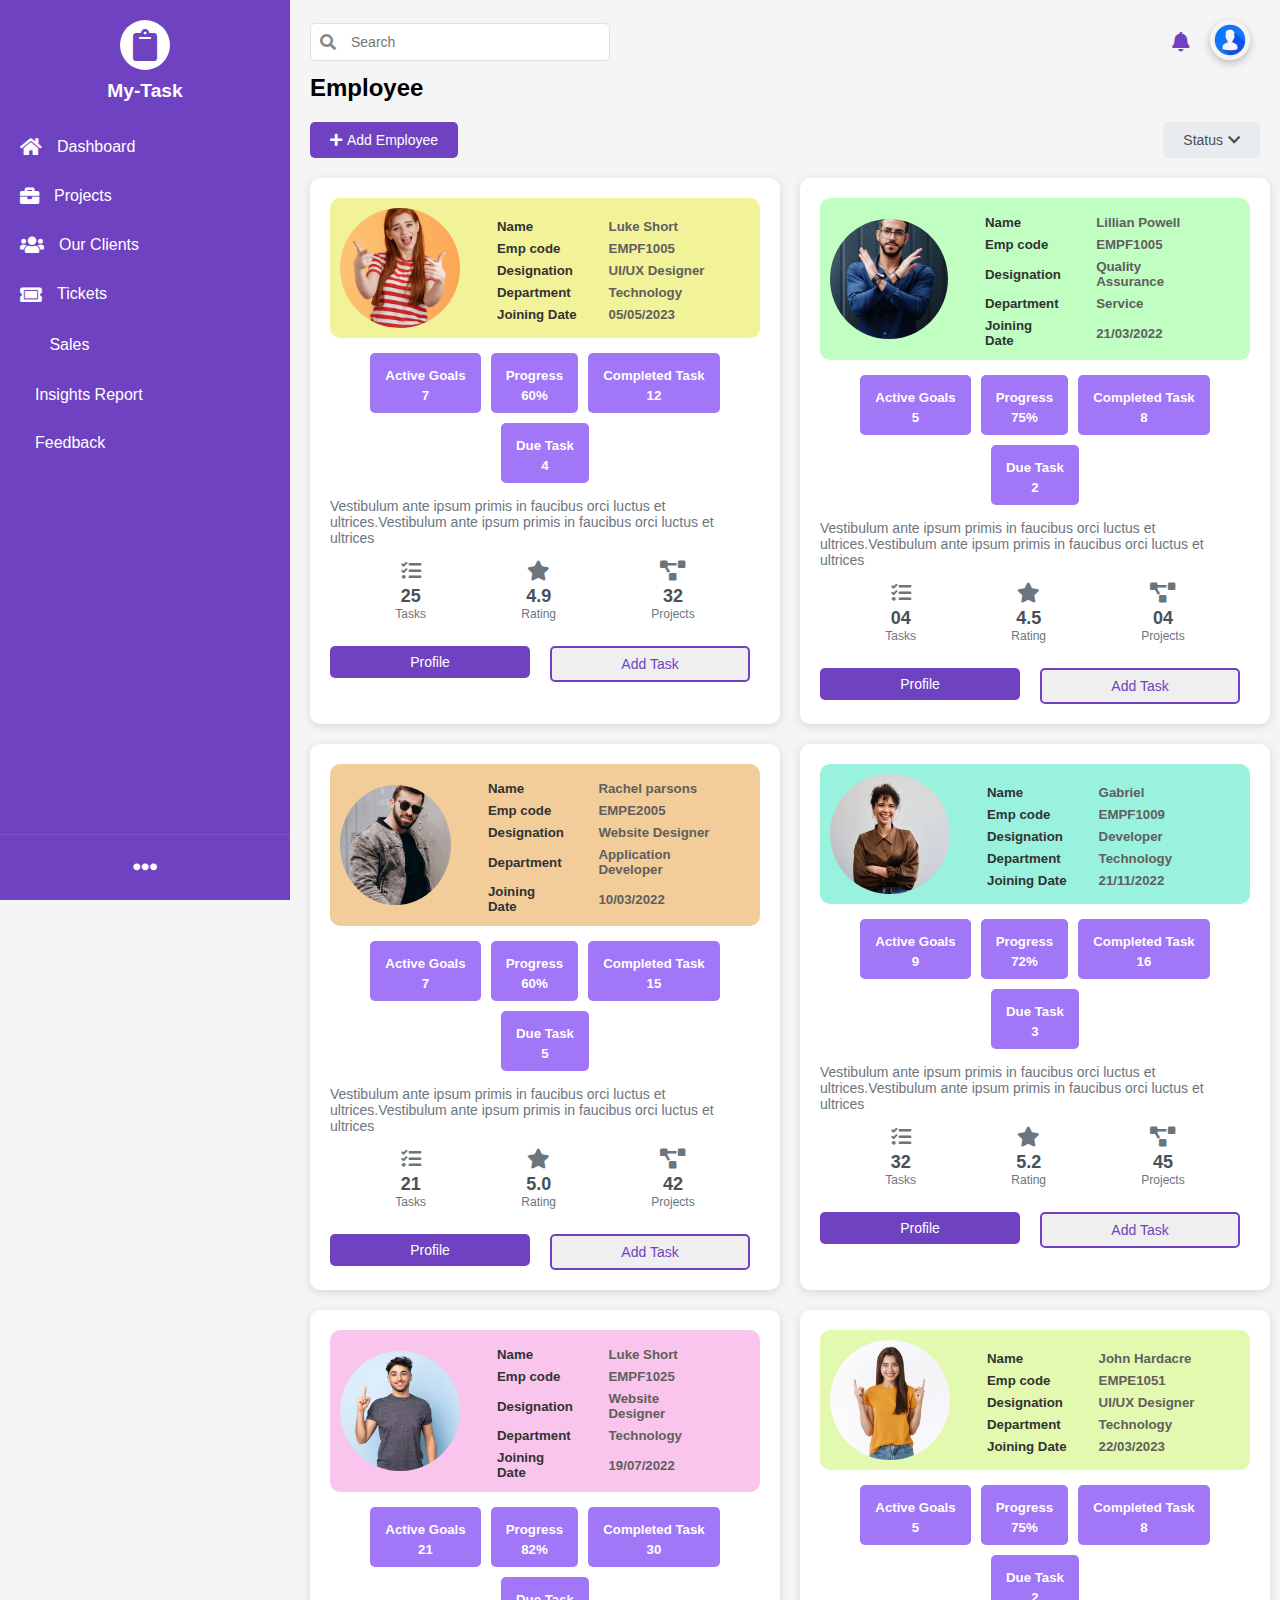
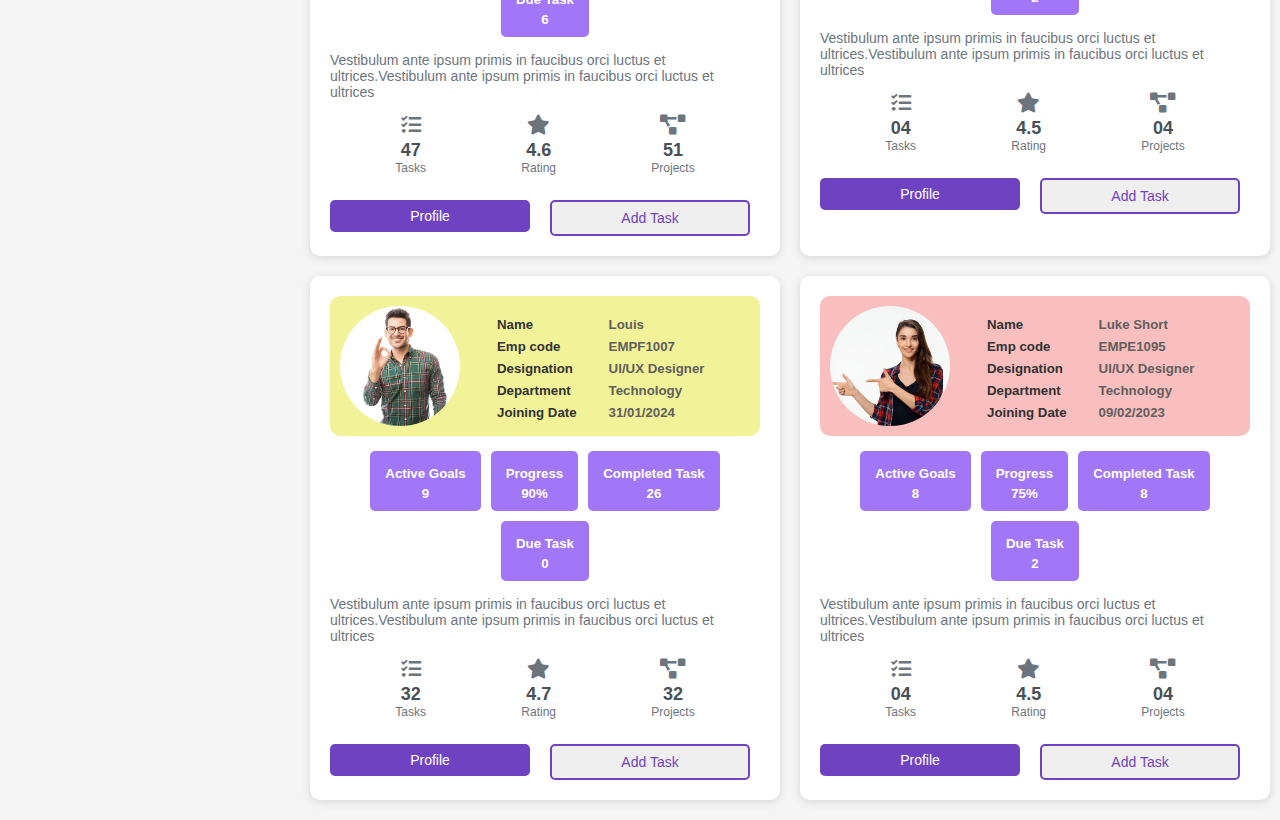
<file: Index.html>
<!DOCTYPE html>
<html lang="en">

<head>
    <meta charset="UTF-8">
    <meta name="viewport" content="width=device-width, initial-scale=1.0">
    <link href="https://cdnjs.cloudflare.com/ajax/libs/font-awesome/5.15.4/css/all.min.css" rel="stylesheet">
    <title> Employee Dashboard </title>

    <!--My Css-->
    <link rel="stylesheet" href="style.css">

    <!--Font Awesome-->
    <link rel="stylesheet" href="https://cdnjs.cloudflare.com/ajax/libs/font-awesome/6.6.0/css/all.min.css"
        integrity="sha512-Kc323vGBEqzTmouAECnVceyQqyqdsSiqLQISBL29aUW4U/M7pSPA/gEUZQqv1cwx4OnYxTxve5UMg5GT6L4JJg=="
        crossorigin="anonymous" referrerpolicy="no-referrer" />

</head>

<body>
    <!-- Sidebar -->
    <div class="hamburger" id="hamburger">
        <i class="fas fa-bars"></i>
    </div>

    <div class="sidebar" id="sidebar">
        <div class="close-icon" id="closeIcon">
            <i class="fas fa-times"></i>
        </div>
        <div class="logo-section">
            <div class="logo">
                <i class="fas fa-clipboard"></i>
            </div>
            <h2 class="brand-name">My-Task</h2>
        </div>
        <nav class="menu">
            <a href="Index.html" class="menu-item" onclick="toggleMenu()"><i class="fas fa-home"></i>
                <span>Dashboard</span></a>
            <a href="Project.html" class="menu-item" onclick="toggleMenu()"><i class="fas fa-briefcase"></i>
                <span>Projects</span></a>
            <a href="Ourclients.html" class="menu-item" onclick="toggleMenu()"><i class="fas fa-users"></i> <span>Our
                    Clients</span></a>
            <a href="Tickets.html" class="menu-item" onclick="toggleMenu()"><i class="fas fa-ticket-alt"></i>
                <span>Tickets</span></a>
            
           
            <a href="Sales.html" class="menu-item" onclick="toggleMenu()"> <i class="fa-solid fa-bullseye"></i> <span> Sales </span> </a>
            <a href="Report.html" class="menu-item" onclick="toggleMenu()"> <i class="fa-solid fa-circle-nodes"></i> <span> Insights Report </span> </a>
            <a href="Feedback.html" class="menu-item" onclick="toggleMenu()"> <i class="fa-solid fa-message"></i> <span> Feedback</span></a>
        
        </nav>
        <div class="bottom-icon">
            <i class="fas fa-ellipsis-h"></i>
        </div>
    </div>

    <!-- Main Content -->
    <div class="main-content">
        <div class="container">
            <header class="header">
                <div class="search-container">
                    <i class="fas fa-search search-icon"></i>
                    <input type="text" placeholder="Search">
                </div>

                <div class="user-actions">
                    <div class="notification">
                        <i class="fas fa-bell"></i>
                    </div>

                    <div class="profile-icon">
                        <img src="images/profile_img.png" alt="">
                    </div>
                </div>
            </header>

            <!--Profile icon option -->
            <div class="profile-icon-option">
                <div class="profile-show">
                    <div class="profile-icon">
                        <img src="images/profile_img.png" alt="">
                    </div>

                    <div class="profile-name-mail">
                        <h4 style="color: #323232;"> Luke Short </h4>
                        <p style="color: gray;"> lukeshoet25@gmail.com</p>
                    </div>
                </div>

                <hr>
                <h5> <a href="#"> <i class="fa-regular fa-clipboard"></i> My Task </a> </h5>
                <h5> <a href="#"> <i class="fa-solid fa-user-tie"></i> Members </a> </h5>
                <h5> <a href="signin.html"> <i class="fa-solid fa-right-from-bracket"></i> Sign Out </a> </h5>
                <hr>
                <h5> <a href="#"> <i class="fa-solid fa-user-plus"></i> Add Personal Account </a></h5>
            </div>

            <h1>Employee</h1>

            <div class="actions">
                <button class="btn btn-primary"><i class="fas fa-plus"></i> Add Employee</button>
                <button class="btn btn-secondary">Status <i class="fas fa-chevron-down"></i></button>
            </div>

            <div class="employee-grid">
                <div class="employee-card">
                    <div class="employee-header" style="background-color: rgb(242, 242, 153);">
                        <img src="images/performer-1.jpg" alt="Luke Short" class="employee-avatar">

                        <div class="emp-details">
                            <form action="">
                                <table>
                                    <tr>
                                        <td>
                                            <h5>Name</h5>
                                        </td>
                                        <td>
                                            <h5 style="color: rgb(97, 94, 94);">Luke Short</h5>
                                        </td>
                                    </tr>
                                    <tr>
                                        <td>
                                            <h5>Emp code</h5>
                                        </td>
                                        <td>
                                            <h5 style="color: rgb(97, 94, 94);">EMPF1005</h5>
                                        </td>
                                    </tr>
                                    <tr>
                                        <td>
                                            <h5>Designation</h5>
                                        </td>
                                        <td>
                                            <h5 style="color: rgb(97, 94, 94);">UI/UX Designer</h5>
                                        </td>
                                    </tr>
                                    <tr>
                                        <td>
                                            <h5>Department</h5>
                                        </td>
                                        <td>
                                            <h5 style="color: rgb(97, 94, 94);">Technology</h5>
                                        </td>
                                    </tr>
                                    <tr>
                                        <td>
                                            <h5>Joining Date</h5>
                                        </td>
                                        <td>
                                            <h5 style="color: rgb(97, 94, 94);">05/05/2023</h5>
                                        </td>
                                    </tr>
                                </table>
                            </form>
                        </div>

                    </div>

                    <div class="emp-goals">
                        <div class="goal">
                            <h5> Active Goals</h5>
                            <h5> 7 </h5>
                        </div>

                        <div class="goal">
                            <h5> Progress </h5>
                            <h5> 60% </h5>
                        </div>

                        <div class="goal">
                            <h5> Completed Task </h5>
                            <h5> 12 </h5>
                        </div>

                        <div class="goal">
                            <h5> Due Task </h5>
                            <h5> 4 </h5>
                        </div>
                    </div>

                    <p class="employee-description">Vestibulum ante ipsum primis in faucibus orci luctus et
                        ultrices.Vestibulum ante ipsum primis in faucibus orci luctus et ultrices</p>

                    <div class="employee-stats">
                        <div class="stat-item">
                            <i class="fas fa-tasks stat-icon"></i>
                            <div class="stat-value">25</div>
                            <div class="stat-label">Tasks</div>
                        </div>
                        <div class="stat-item">
                            <i class="fas fa-star stat-icon"></i>
                            <div class="stat-value">4.9</div>
                            <div class="stat-label">Rating</div>
                        </div>
                        <div class="stat-item">
                            <i class="fas fa-project-diagram stat-icon"></i>
                            <div class="stat-value">32</div>
                            <div class="stat-label">Projects</div>
                        </div>
                    </div>

                    <div class="employee-actions">
                        <a href="profile.html"> <button style="background-color: #6f42c1;"> Profile </button></a>
                        <a href="#"> <button style="color: #6f42c1; border: 2px solid #6f42c1;"> Add Task </button> </a>
                    </div>

                </div>

                <div class="employee-card">
                    <div class="employee-header" style="background-color: rgb(192, 255, 193);">
                        <img src="images/performer-2.jpg" alt="Luke Short" class="employee-avatar">

                        <div class="emp-details">
                            <form action="">
                                <table>
                                    <tr>
                                        <td>
                                            <h5>Name</h5>
                                        </td>
                                        <td>
                                            <h5 style="color: rgb(97, 94, 94);">Lillian Powell</h5>
                                        </td>
                                    </tr>
                                    <tr>
                                        <td>
                                            <h5>Emp code</h5>
                                        </td>
                                        <td>
                                            <h5 style="color: rgb(97, 94, 94);">EMPF1005</h5>
                                        </td>
                                    </tr>
                                    <tr>
                                        <td>
                                            <h5>Designation</h5>
                                        </td>
                                        <td>
                                            <h5 style="color: rgb(97, 94, 94);">Quality Assurance</h5>
                                        </td>
                                    </tr>
                                    <tr>
                                        <td>
                                            <h5>Department</h5>
                                        </td>
                                        <td>
                                            <h5 style="color: rgb(97, 94, 94);">Service</h5>
                                        </td>
                                    </tr>
                                    <tr>
                                        <td>
                                            <h5>Joining Date</h5>
                                        </td>
                                        <td>
                                            <h5 style="color: rgb(97, 94, 94);">21/03/2022</h5>
                                        </td>
                                    </tr>
                                </table>
                            </form>
                        </div>

                    </div>

                    <div class="emp-goals">
                        <div class="goal">
                            <h5> Active Goals</h5>
                            <h5> 5 </h5>
                        </div>

                        <div class="goal">
                            <h5> Progress </h5>
                            <h5> 75% </h5>
                        </div>

                        <div class="goal">
                            <h5> Completed Task </h5>
                            <h5> 8 </h5>
                        </div>

                        <div class="goal">
                            <h5> Due Task </h5>
                            <h5> 2 </h5>
                        </div>
                    </div>

                    <p class="employee-description">Vestibulum ante ipsum primis in faucibus orci luctus et
                        ultrices.Vestibulum ante ipsum primis in faucibus orci luctus et ultrices</p>

                    <div class="employee-stats">
                        <div class="stat-item">
                            <i class="fas fa-tasks stat-icon"></i>
                            <div class="stat-value">04</div>
                            <div class="stat-label">Tasks</div>
                        </div>
                        <div class="stat-item">
                            <i class="fas fa-star stat-icon"></i>
                            <div class="stat-value">4.5</div>
                            <div class="stat-label">Rating</div>
                        </div>
                        <div class="stat-item">
                            <i class="fas fa-project-diagram stat-icon"></i>
                            <div class="stat-value">04</div>
                            <div class="stat-label">Projects</div>
                        </div>
                    </div>

                    <div class="employee-actions">
                        <a href="profile.html"> <button style="background-color: #6f42c1;"> Profile </button></a>
                        <a href="#"> <button style="color: #6f42c1; border: 2px solid #6f42c1;"> Add Task </button> </a>
                    </div>

                </div>

                <div class="employee-card">
                    <div class="employee-header" style="background-color: rgb(242, 205, 153);">
                        <img src="images/performer-3.jpg" alt="Luke Short" class="employee-avatar">

                        <div class="emp-details">
                            <form action="">
                                <table>
                                    <tr>
                                        <td>
                                            <h5>Name</h5>
                                        </td>
                                        <td>
                                            <h5 style="color: rgb(97, 94, 94);">Rachel parsons</h5>
                                        </td>
                                    </tr>
                                    <tr>
                                        <td>
                                            <h5>Emp code</h5>
                                        </td>
                                        <td>
                                            <h5 style="color: rgb(97, 94, 94);">EMPE2005</h5>
                                        </td>
                                    </tr>
                                    <tr>
                                        <td>
                                            <h5>Designation</h5>
                                        </td>
                                        <td>
                                            <h5 style="color: rgb(97, 94, 94);">Website Designer</h5>
                                        </td>
                                    </tr>
                                    <tr>
                                        <td>
                                            <h5>Department</h5>
                                        </td>
                                        <td>
                                            <h5 style="color: rgb(97, 94, 94);">Application Developer</h5>
                                        </td>
                                    </tr>
                                    <tr>
                                        <td>
                                            <h5>Joining Date</h5>
                                        </td>
                                        <td>
                                            <h5 style="color: rgb(97, 94, 94);">10/03/2022</h5>
                                        </td>
                                    </tr>
                                </table>
                            </form>
                        </div>

                    </div>

                    <div class="emp-goals">
                        <div class="goal">
                            <h5> Active Goals</h5>
                            <h5> 7 </h5>
                        </div>

                        <div class="goal">
                            <h5> Progress </h5>
                            <h5> 60% </h5>
                        </div>

                        <div class="goal">
                            <h5> Completed Task </h5>
                            <h5> 15 </h5>
                        </div>

                        <div class="goal">
                            <h5> Due Task </h5>
                            <h5> 5 </h5>
                        </div>
                    </div>

                    <p class="employee-description">Vestibulum ante ipsum primis in faucibus orci luctus et
                        ultrices.Vestibulum ante ipsum primis in faucibus orci luctus et ultrices</p>

                    <div class="employee-stats">
                        <div class="stat-item">
                            <i class="fas fa-tasks stat-icon"></i>
                            <div class="stat-value">21</div>
                            <div class="stat-label">Tasks</div>
                        </div>
                        <div class="stat-item">
                            <i class="fas fa-star stat-icon"></i>
                            <div class="stat-value">5.0</div>
                            <div class="stat-label">Rating</div>
                        </div>
                        <div class="stat-item">
                            <i class="fas fa-project-diagram stat-icon"></i>
                            <div class="stat-value">42</div>
                            <div class="stat-label">Projects</div>
                        </div>
                    </div>

                    <div class="employee-actions">
                        <a href="profile.html"> <button style="background-color: #6f42c1;"> Profile </button></a>
                        <a href="#"> <button style="color: #6f42c1; border: 2px solid #6f42c1;"> Add Task </button> </a>
                    </div>

                </div>

                <div class="employee-card">
                    <div class="employee-header" style="background-color: rgb(153, 242, 221);">
                        <img src="images/performer-4" alt="Luke Short" class="employee-avatar">

                        <div class="emp-details">
                            <form action="">
                                <table>
                                    <tr>
                                        <td>
                                            <h5>Name</h5>
                                        </td>
                                        <td>
                                            <h5 style="color: rgb(97, 94, 94);">Gabriel</h5>
                                        </td>
                                    </tr>
                                    <tr>
                                        <td>
                                            <h5>Emp code</h5>
                                        </td>
                                        <td>
                                            <h5 style="color: rgb(97, 94, 94);">EMPF1009</h5>
                                        </td>
                                    </tr>
                                    <tr>
                                        <td>
                                            <h5>Designation</h5>
                                        </td>
                                        <td>
                                            <h5 style="color: rgb(97, 94, 94);">Developer</h5>
                                        </td>
                                    </tr>
                                    <tr>
                                        <td>
                                            <h5>Department</h5>
                                        </td>
                                        <td>
                                            <h5 style="color: rgb(97, 94, 94);">Technology</h5>
                                        </td>
                                    </tr>
                                    <tr>
                                        <td>
                                            <h5>Joining Date</h5>
                                        </td>
                                        <td>
                                            <h5 style="color: rgb(97, 94, 94);">21/11/2022</h5>
                                        </td>
                                    </tr>
                                </table>
                            </form>
                        </div>

                    </div>

                    <div class="emp-goals">
                        <div class="goal">
                            <h5> Active Goals</h5>
                            <h5> 9 </h5>
                        </div>

                        <div class="goal">
                            <h5> Progress </h5>
                            <h5> 72% </h5>
                        </div>

                        <div class="goal">
                            <h5> Completed Task </h5>
                            <h5> 16 </h5>
                        </div>

                        <div class="goal">
                            <h5> Due Task </h5>
                            <h5> 3 </h5>
                        </div>
                    </div>

                    <p class="employee-description">Vestibulum ante ipsum primis in faucibus orci luctus et
                        ultrices.Vestibulum ante ipsum primis in faucibus orci luctus et ultrices</p>

                    <div class="employee-stats">
                        <div class="stat-item">
                            <i class="fas fa-tasks stat-icon"></i>
                            <div class="stat-value">32</div>
                            <div class="stat-label">Tasks</div>
                        </div>
                        <div class="stat-item">
                            <i class="fas fa-star stat-icon"></i>
                            <div class="stat-value">5.2</div>
                            <div class="stat-label">Rating</div>
                        </div>
                        <div class="stat-item">
                            <i class="fas fa-project-diagram stat-icon"></i>
                            <div class="stat-value">45</div>
                            <div class="stat-label">Projects</div>
                        </div>
                    </div>

                    <div class="employee-actions">
                        <a href="profile.html"> <button style="background-color: #6f42c1;"> Profile </button></a>
                        <a href="#"> <button style="color: #6f42c1; border: 2px solid #6f42c1;"> Add Task </button> </a>
                    </div>

                </div>

                <div class="employee-card">
                    <div class="employee-header" style="background-color: rgb(249, 197, 236);">
                        <img src="images/performer-5.avif" alt="Luke Short" class="employee-avatar">

                        <div class="emp-details">
                            <form action="">
                                <table>
                                    <tr>
                                        <td>
                                            <h5>Name</h5>
                                        </td>
                                        <td>
                                            <h5 style="color: rgb(97, 94, 94);">Luke Short</h5>
                                        </td>
                                    </tr>
                                    <tr>
                                        <td>
                                            <h5>Emp code</h5>
                                        </td>
                                        <td>
                                            <h5 style="color: rgb(97, 94, 94);">EMPF1025</h5>
                                        </td>
                                    </tr>
                                    <tr>
                                        <td>
                                            <h5>Designation</h5>
                                        </td>
                                        <td>
                                            <h5 style="color: rgb(97, 94, 94);">Website Designer</h5>
                                        </td>
                                    </tr>
                                    <tr>
                                        <td>
                                            <h5>Department</h5>
                                        </td>
                                        <td>
                                            <h5 style="color: rgb(97, 94, 94);">Technology</h5>
                                        </td>
                                    </tr>
                                    <tr>
                                        <td>
                                            <h5>Joining Date</h5>
                                        </td>
                                        <td>
                                            <h5 style="color: rgb(97, 94, 94);">19/07/2022</h5>
                                        </td>
                                    </tr>
                                </table>
                            </form>
                        </div>

                    </div>

                    <div class="emp-goals">
                        <div class="goal">
                            <h5> Active Goals</h5>
                            <h5> 21 </h5>
                        </div>

                        <div class="goal">
                            <h5> Progress </h5>
                            <h5> 82% </h5>
                        </div>

                        <div class="goal">
                            <h5> Completed Task </h5>
                            <h5> 30 </h5>
                        </div>

                        <div class="goal">
                            <h5> Due Task </h5>
                            <h5> 6 </h5>
                        </div>
                    </div>

                    <p class="employee-description">Vestibulum ante ipsum primis in faucibus orci luctus et
                        ultrices.Vestibulum ante ipsum primis in faucibus orci luctus et ultrices</p>

                    <div class="employee-stats">
                        <div class="stat-item">
                            <i class="fas fa-tasks stat-icon"></i>
                            <div class="stat-value">47</div>
                            <div class="stat-label">Tasks</div>
                        </div>
                        <div class="stat-item">
                            <i class="fas fa-star stat-icon"></i>
                            <div class="stat-value">4.6</div>
                            <div class="stat-label">Rating</div>
                        </div>
                        <div class="stat-item">
                            <i class="fas fa-project-diagram stat-icon"></i>
                            <div class="stat-value">51</div>
                            <div class="stat-label">Projects</div>
                        </div>
                    </div>

                    <div class="employee-actions">
                        <a href="profile.html"> <button style="background-color: #6f42c1;"> Profile </button></a>
                        <a href="#"> <button style="color: #6f42c1; border: 2px solid #6f42c1;"> Add Task </button> </a>
                    </div>

                </div>

                <div class="employee-card">
                    <div class="employee-header" style="background-color: rgb(227, 249, 175);">
                        <img src="images/performer-6.avif" alt="Luke Short" class="employee-avatar">

                        <div class="emp-details">
                            <form action="">
                                <table>
                                    <tr>
                                        <td>
                                            <h5>Name</h5>
                                        </td>
                                        <td>
                                            <h5 style="color: rgb(97, 94, 94);">John Hardacre</h5>
                                        </td>
                                    </tr>
                                    <tr>
                                        <td>
                                            <h5>Emp code</h5>
                                        </td>
                                        <td>
                                            <h5 style="color: rgb(97, 94, 94);">EMPE1051</h5>
                                        </td>
                                    </tr>
                                    <tr>
                                        <td>
                                            <h5>Designation</h5>
                                        </td>
                                        <td>
                                            <h5 style="color: rgb(97, 94, 94);">UI/UX Designer</h5>
                                        </td>
                                    </tr>
                                    <tr>
                                        <td>
                                            <h5>Department</h5>
                                        </td>
                                        <td>
                                            <h5 style="color: rgb(97, 94, 94);">Technology</h5>
                                        </td>
                                    </tr>
                                    <tr>
                                        <td>
                                            <h5>Joining Date</h5>
                                        </td>
                                        <td>
                                            <h5 style="color: rgb(97, 94, 94);">22/03/2023</h5>
                                        </td>
                                    </tr>
                                </table>
                            </form>
                        </div>

                    </div>

                    <div class="emp-goals">
                        <div class="goal">
                            <h5> Active Goals</h5>
                            <h5> 5 </h5>
                        </div>

                        <div class="goal">
                            <h5> Progress </h5>
                            <h5> 75% </h5>
                        </div>

                        <div class="goal">
                            <h5> Completed Task </h5>
                            <h5> 8 </h5>
                        </div>

                        <div class="goal">
                            <h5> Due Task </h5>
                            <h5> 2 </h5>
                        </div>
                    </div>

                    <p class="employee-description">Vestibulum ante ipsum primis in faucibus orci luctus et
                        ultrices.Vestibulum ante ipsum primis in faucibus orci luctus et ultrices</p>

                    <div class="employee-stats">
                        <div class="stat-item">
                            <i class="fas fa-tasks stat-icon"></i>
                            <div class="stat-value">04</div>
                            <div class="stat-label">Tasks</div>
                        </div>
                        <div class="stat-item">
                            <i class="fas fa-star stat-icon"></i>
                            <div class="stat-value">4.5</div>
                            <div class="stat-label">Rating</div>
                        </div>
                        <div class="stat-item">
                            <i class="fas fa-project-diagram stat-icon"></i>
                            <div class="stat-value">04</div>
                            <div class="stat-label">Projects</div>
                        </div>
                    </div>

                    <div class="employee-actions">
                        <a href="profile.html"> <button style="background-color: #6f42c1;"> Profile </button></a>
                        <a href="#"> <button style="color: #6f42c1; border: 2px solid #6f42c1;"> Add Task </button> </a>
                    </div>

                </div>

                <div class="employee-card">
                    <div class="employee-header" style="background-color: rgb(242, 242, 153);">
                        <img src="images/performer-7.avif" alt="Luke Short" class="employee-avatar">

                        <div class="emp-details">
                            <form action="">
                                <table>
                                    <tr>
                                        <td>
                                            <h5>Name</h5>
                                        </td>
                                        <td>
                                            <h5 style="color: rgb(97, 94, 94);">Louis</h5>
                                        </td>
                                    </tr>
                                    <tr>
                                        <td>
                                            <h5>Emp code</h5>
                                        </td>
                                        <td>
                                            <h5 style="color: rgb(97, 94, 94);">EMPF1007</h5>
                                        </td>
                                    </tr>
                                    <tr>
                                        <td>
                                            <h5>Designation</h5>
                                        </td>
                                        <td>
                                            <h5 style="color: rgb(97, 94, 94);">UI/UX Designer</h5>
                                        </td>
                                    </tr>
                                    <tr>
                                        <td>
                                            <h5>Department</h5>
                                        </td>
                                        <td>
                                            <h5 style="color: rgb(97, 94, 94);">Technology</h5>
                                        </td>
                                    </tr>
                                    <tr>
                                        <td>
                                            <h5>Joining Date</h5>
                                        </td>
                                        <td>
                                            <h5 style="color: rgb(97, 94, 94);">31/01/2024</h5>
                                        </td>
                                    </tr>
                                </table>
                            </form>
                        </div>

                    </div>

                    <div class="emp-goals">
                        <div class="goal">
                            <h5> Active Goals</h5>
                            <h5> 9 </h5>
                        </div>

                        <div class="goal">
                            <h5> Progress </h5>
                            <h5> 90% </h5>
                        </div>

                        <div class="goal">
                            <h5> Completed Task </h5>
                            <h5> 26 </h5>
                        </div>

                        <div class="goal">
                            <h5> Due Task </h5>
                            <h5> 0 </h5>
                        </div>
                    </div>

                    <p class="employee-description">Vestibulum ante ipsum primis in faucibus orci luctus et
                        ultrices.Vestibulum ante ipsum primis in faucibus orci luctus et ultrices</p>

                    <div class="employee-stats">
                        <div class="stat-item">
                            <i class="fas fa-tasks stat-icon"></i>
                            <div class="stat-value">32</div>
                            <div class="stat-label">Tasks</div>
                        </div>
                        <div class="stat-item">
                            <i class="fas fa-star stat-icon"></i>
                            <div class="stat-value">4.7</div>
                            <div class="stat-label">Rating</div>
                        </div>
                        <div class="stat-item">
                            <i class="fas fa-project-diagram stat-icon"></i>
                            <div class="stat-value">32</div>
                            <div class="stat-label">Projects</div>
                        </div>
                    </div>

                    <div class="employee-actions">
                        <a href="profile.html"> <button style="background-color: #6f42c1;"> Profile </button></a>
                        <a href="#"> <button style="color: #6f42c1; border: 2px solid #6f42c1;"> Add Task </button> </a>
                    </div>

                </div>

                <div class="employee-card">
                    <div class="employee-header" style="background-color: rgb(249, 190, 190);">
                        <img src="images/performer-8.avif" alt="Luke Short" class="employee-avatar">

                        <div class="emp-details">
                            <form action="">
                                <table>
                                    <tr>
                                        <td>
                                            <h5>Name</h5>
                                        </td>
                                        <td>
                                            <h5 style="color: rgb(97, 94, 94);">Luke Short</h5>
                                        </td>
                                    </tr>
                                    <tr>
                                        <td>
                                            <h5>Emp code</h5>
                                        </td>
                                        <td>
                                            <h5 style="color: rgb(97, 94, 94);">EMPE1095</h5>
                                        </td>
                                    </tr>
                                    <tr>
                                        <td>
                                            <h5>Designation</h5>
                                        </td>
                                        <td>
                                            <h5 style="color: rgb(97, 94, 94);">UI/UX Designer</h5>
                                        </td>
                                    </tr>
                                    <tr>
                                        <td>
                                            <h5>Department</h5>
                                        </td>
                                        <td>
                                            <h5 style="color: rgb(97, 94, 94);">Technology</h5>
                                        </td>
                                    </tr>
                                    <tr>
                                        <td>
                                            <h5>Joining Date</h5>
                                        </td>
                                        <td>
                                            <h5 style="color: rgb(97, 94, 94);">09/02/2023</h5>
                                        </td>
                                    </tr>
                                </table>
                            </form>
                        </div>

                    </div>

                    <div class="emp-goals">
                        <div class="goal">
                            <h5> Active Goals</h5>
                            <h5> 8 </h5>
                        </div>

                        <div class="goal">
                            <h5> Progress </h5>
                            <h5> 75% </h5>
                        </div>

                        <div class="goal">
                            <h5> Completed Task </h5>
                            <h5> 8 </h5>
                        </div>

                        <div class="goal">
                            <h5> Due Task </h5>
                            <h5> 2 </h5>
                        </div>
                    </div>

                    <p class="employee-description">Vestibulum ante ipsum primis in faucibus orci luctus et
                        ultrices.Vestibulum ante ipsum primis in faucibus orci luctus et ultrices</p>

                    <div class="employee-stats">
                        <div class="stat-item">
                            <i class="fas fa-tasks stat-icon"></i>
                            <div class="stat-value">04</div>
                            <div class="stat-label">Tasks</div>
                        </div>
                        <div class="stat-item">
                            <i class="fas fa-star stat-icon"></i>
                            <div class="stat-value">4.5</div>
                            <div class="stat-label">Rating</div>
                        </div>
                        <div class="stat-item">
                            <i class="fas fa-project-diagram stat-icon"></i>
                            <div class="stat-value">04</div>
                            <div class="stat-label">Projects</div>
                        </div>
                    </div>

                    <div class="employee-actions">
                        <a href="profile.html"> <button style="background-color: #6f42c1;"> Profile </button></a>
                        <a href="#"> <button style="color: #6f42c1; border: 2px solid #6f42c1;"> Add Task </button> </a>
                    </div>

                </div>
            </div>

        </div>
    </div>

    <script src="script.js"> </script>
</body>

</html>
</file>
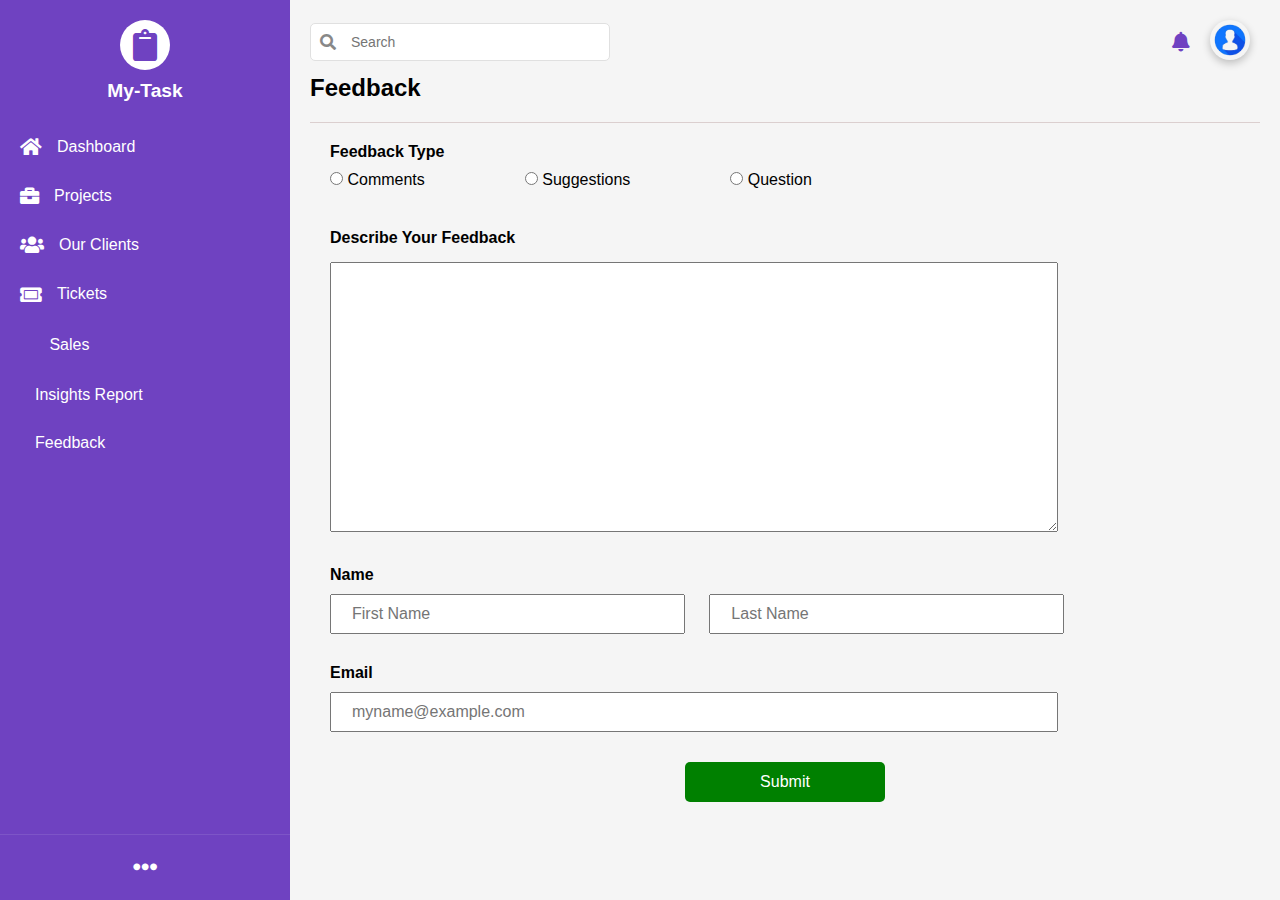
<file: Feedback.html>
<!DOCTYPE html>
<html lang="en">

<head>
    <meta charset="UTF-8">
    <meta name="viewport" content="width=device-width, initial-scale=1.0">
    <link href="https://cdnjs.cloudflare.com/ajax/libs/font-awesome/5.15.4/css/all.min.css" rel="stylesheet">
    <title> Feedback </title>

    <!--My Css-->
    <link rel="stylesheet" href="style.css">

    <!--Font Awesome-->
    <link rel="stylesheet" href="https://cdnjs.cloudflare.com/ajax/libs/font-awesome/6.6.0/css/all.min.css"
        integrity="sha512-Kc323vGBEqzTmouAECnVceyQqyqdsSiqLQISBL29aUW4U/M7pSPA/gEUZQqv1cwx4OnYxTxve5UMg5GT6L4JJg=="
        crossorigin="anonymous" referrerpolicy="no-referrer" />

</head>

<body>

    <!-- Sidebar -->
    <div class="hamburger" id="hamburger">
        <i class="fas fa-bars"></i>
    </div>

    <div class="sidebar" id="sidebar">

        <div class="close-icon" id="closeIcon">
            <i class="fas fa-times"></i>
        </div>

        <div class="logo-section">
            <div class="logo">
                <i class="fas fa-clipboard"></i>
            </div>
            <h2 class="brand-name">My-Task</h2>
        </div>

        <nav class="menu">
            <a href="Index.html" class="menu-item" onclick="toggleMenu()"><i class="fas fa-home"></i>
                <span>Dashboard</span></a>
            <a href="Project.html" class="menu-item" onclick="toggleMenu()"><i class="fas fa-briefcase"></i>
                <span>Projects</span></a>
            <a href="Ourclients.html" class="menu-item" onclick="toggleMenu()"><i class="fas fa-users"></i> <span>Our
                    Clients</span></a>
            <a href="Tickets.html" class="menu-item" onclick="toggleMenu()"><i class="fas fa-ticket-alt"></i>
                <span>Tickets</span></a>
           
            <a href="Sales.html" class="menu-item" onclick="toggleMenu()"> <i class="fa-solid fa-bullseye"></i> <span>
                    Sales </span> </a>
            <a href="Report.html" class="menu-item" onclick="toggleMenu()"> <i class="fa-solid fa-circle-nodes"></i> <span>
                    Insights Report </span> </a>
            <a href="Feedback.html" class="menu-item" onclick="toggleMenu()"> <i class="fa-solid fa-message"></i> <span>
                    Feedback</span></a>
        </nav>

        <div class="bottom-icon">
            <i class="fas fa-ellipsis-h"></i>
        </div>

    </div>

    <!-- Main Content -->
    <div class="main-content">
        <header class="header">
            <div class="search-container">
                <i class="fas fa-search search-icon"></i>
                <input type="text" placeholder="Search">
            </div>

            <div class="user-actions">
                <i class="fas fa-bell"></i>

                <div class="profile-icon">
                    <img src="images/profile_img.png" alt="">
                </div>
            </div>
        </header>

        <!--Profile icon option -->
        <div class="profile-icon-option">
            <div class="profile-show">
                <div class="profile-icon">
                    <img src="images/profile_img.png" alt="">
                </div>

                <div class="profile-name-mail">
                    <h4 style="color: #323232;"> Luke Short </h4>
                    <p style="color: gray;"> lukeshoet25@gmail.com</p>
                </div>
            </div>

            <hr>
            <h5> <a href="#"> <i class="fa-regular fa-clipboard"></i> My Task </a> </h5>
            <h5> <a href="#"> <i class="fa-solid fa-user-tie"></i> Members </a> </h5>
            <h5> <a href="signin.html"> <i class="fa-solid fa-right-from-bracket"></i> Sign Out </a> </h5>
            <hr>
            <h5> <a href="#"> <i class="fa-solid fa-user-plus"></i> Add Personal Account </a></h5>
        </div>

        <h1> Feedback </h1>

        <p class="line"> </p>

        <!--Feedback Form -->

        <div class="feedback-form">
            <div class="feedback-form-header">
                <h4> Feedback Type </h4>

                <div class="feedback-type">
                    <p> <input type="radio" name="Feedback"> Comments </p>
                    <p> <input type="radio" name="Feedback"> Suggestions </p>
                    <p> <input type="radio" name="Feedback"> Question </p>
                </div>
            </div>

            <div class="feedback-describe">
                <h4> Describe Your Feedback </h4>

                <textarea name="describe" form="usrform"> </textarea>
            </div>

            <div class="feedback-user-details">
                <div class="user-details">
                    <h4> Name </h4>

                    <div class="name-input">
                        <input type="firstname" class="form-control" name="firstname" placeholder="First Name" required>
                        <input type="lastname" class="form-control" name="lastname" placeholder="Last Name" required>
                    </div>
                </div>

                <div class="user-details">
                    <h4> Email </h4>

                    <div class="feedback-user-input">
                        <input type="email" class="form-control" name="email" placeholder="myname@example.com" required>
                    </div>
                </div>

                <div class="feedback-submit-btn">
                    <input type="button" value="Submit">
                </div>


            </div>

        </div>

    </div>

    <script src="script.js"> </script>
</body>

</html>
</file>
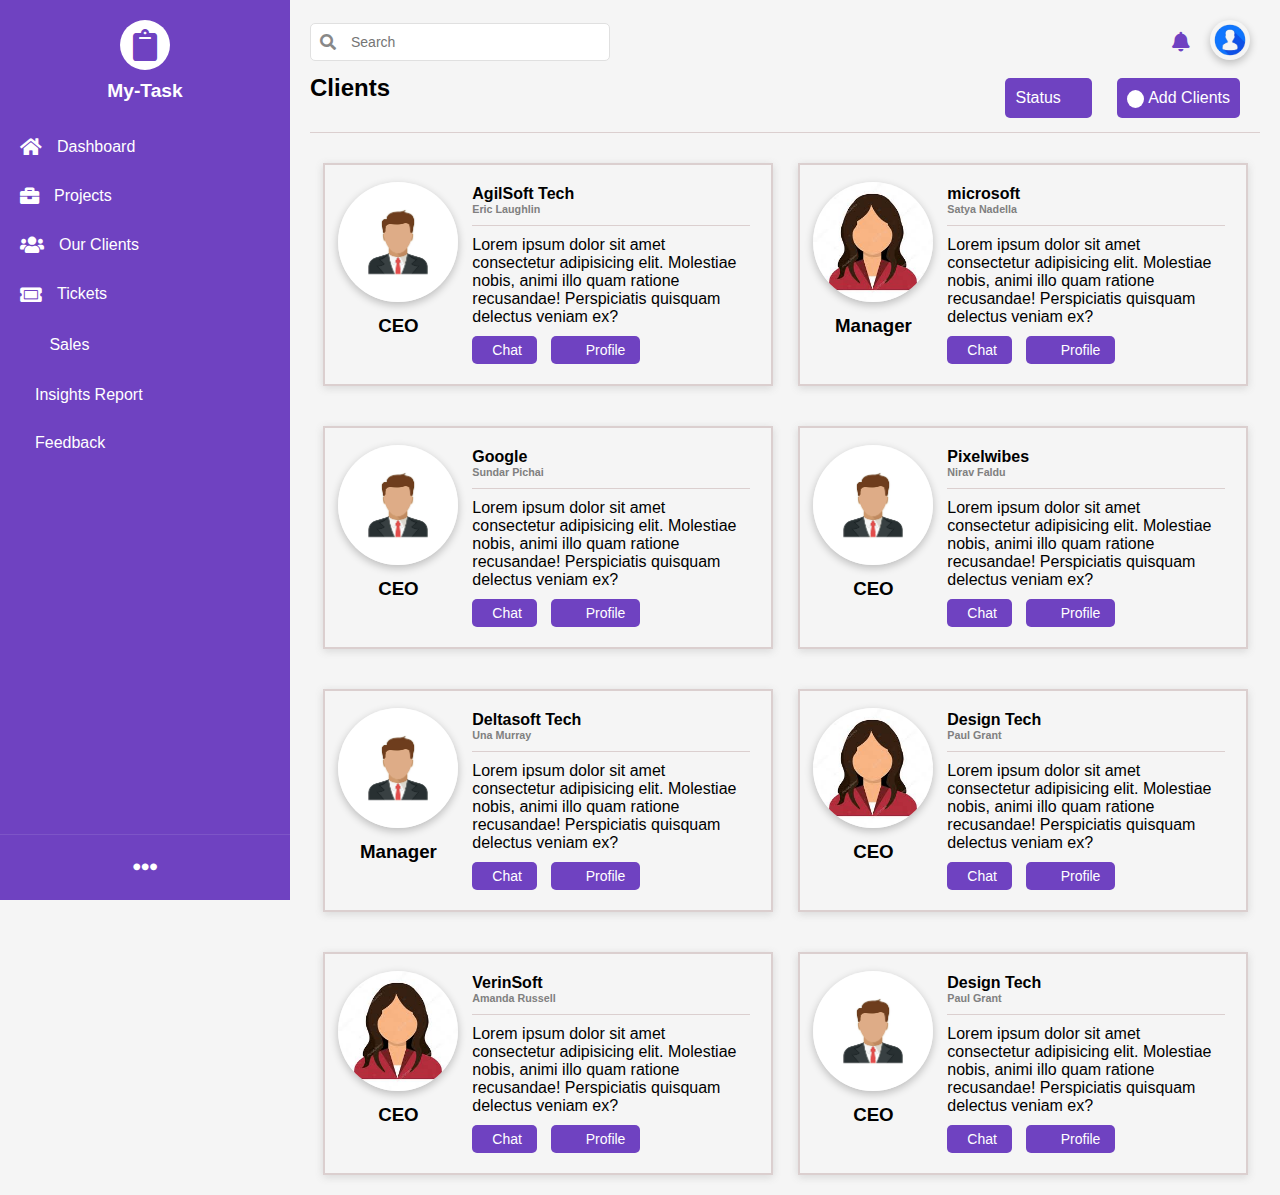
<file: Ourclients.html>
<!DOCTYPE html>
<html lang="en">

<head>
    <meta charset="UTF-8">
    <meta name="viewport" content="width=device-width, initial-scale=1.0">
    <link href="https://cdnjs.cloudflare.com/ajax/libs/font-awesome/5.15.4/css/all.min.css" rel="stylesheet">
    <title> Our Clients </title>

    <!--My Css-->
    <link rel="stylesheet" href="style.css">

    <!--Font Awesome-->
    <link rel="stylesheet" href="https://cdnjs.cloudflare.com/ajax/libs/font-awesome/6.6.0/css/all.min.css"
        integrity="sha512-Kc323vGBEqzTmouAECnVceyQqyqdsSiqLQISBL29aUW4U/M7pSPA/gEUZQqv1cwx4OnYxTxve5UMg5GT6L4JJg=="
        crossorigin="anonymous" referrerpolicy="no-referrer" />

</head>

<body>

    <!-- Sidebar -->
    <div class="hamburger" id="hamburger">
        <i class="fas fa-bars"></i>
    </div>

    <div class="sidebar" id="sidebar">

        <div class="close-icon" id="closeIcon">
            <i class="fas fa-times"></i>
        </div>

        <div class="logo-section">
            <div class="logo">
                <i class="fas fa-clipboard"></i>
            </div>
            <h2 class="brand-name">My-Task</h2>
        </div>

        <nav class="menu">
            <a href="Index.html" class="menu-item" onclick="toggleMenu()"><i class="fas fa-home"></i>
                <span>Dashboard</span></a>
            <a href="Project.html" class="menu-item" onclick="toggleMenu()"><i class="fas fa-briefcase"></i>
                <span>Projects</span></a>
            <a href="Ourclients.html" class="menu-item" onclick="toggleMenu()"><i class="fas fa-users"></i> <span>Our
                    Clients</span></a>
            <a href="Tickets.html" class="menu-item" onclick="toggleMenu()"><i class="fas fa-ticket-alt"></i>
                <span>Tickets</span></a>
           
            <a href="Sales.html" class="menu-item" onclick="toggleMenu()"> <i class="fa-solid fa-bullseye"></i> <span> Sales </span> </a>
            <a href="Report.html" class="menu-item" onclick="toggleMenu()"> <i class="fa-solid fa-circle-nodes"></i> <span> Insights Report </span> </a>
            <a href="Feedback.html" class="menu-item" onclick="toggleMenu()"> <i class="fa-solid fa-message"></i> <span> Feedback</span></a>
        </nav>

        <div class="bottom-icon">
            <i class="fas fa-ellipsis-h"></i>
        </div>

    </div>

    <!-- Main Content -->
    <div class="main-content">
        <header class="header">
            <div class="search-container">
                <i class="fas fa-search search-icon"></i>
                <input type="text" placeholder="Search">
            </div>

            <div class="user-actions">
                <i class="fas fa-bell"></i>

                <div class="profile-icon">
                    <img src="images/profile_img.png" alt="">
                </div>
            </div>
        </header>

        <!--Profile icon option -->
        <div class="profile-icon-option">
            <div class="profile-show">
                <div class="profile-icon">
                    <img src="images/profile_img.png" alt="">
                </div>

                <div class="profile-name-mail">
                    <h4 style="color: #323232;"> Luke Short </h4>
                    <p style="color: gray;"> lukeshoet25@gmail.com</p>
                </div>
            </div>

            <hr>
            <h5> <a href="#"> <i class="fa-regular fa-clipboard"></i> My Task </a> </h5>
            <h5> <a href="#"> <i class="fa-solid fa-user-tie"></i> Members </a> </h5>
            <h5> <a href="signin.html"> <i class="fa-solid fa-right-from-bracket"></i> Sign Out </a> </h5>
            <hr>
            <h5> <a href="#"> <i class="fa-solid fa-user-plus"></i> Add Personal Account </a></h5>
        </div>

        <!--Clients-->
        <div class="clients-headline">
            <h1> Clients </h1>

            <div class="clients-status">
                <button> Status <i class="fa-solid fa-chevron-down"
                        style="color: #fff; background-color: transparent;"></i> </button>

                <button class="add-clients"> <i class="fa-solid fa-plus"></i> Add Clients </button>
            </div>
        </div>

        <p class="line"> </p>

        <div class="clients-boxes">
            <div class="client-box">
                <div class="client">
                    <div class="client-profile">
                        <img src="images/client-men-profile.jpg" alt="">
                        <h3> CEO </h3>
                        <div class="edit-del">
                            <i class="fa-solid fa-pen-to-square" style="color: green;"></i>
                            <i class="fa-solid fa-trash" style="color: red;"></i>
                        </div>
                    </div>

                    <div class="client-details">
                        <h4>AgilSoft Tech</h4>
                        <h6 style="color: gray;"> Eric Laughlin </h6>
                        <div class="line"> </div>
                        <p>Lorem ipsum dolor sit amet consectetur adipisicing elit. Molestiae nobis, animi illo quam ratione recusandae! Perspiciatis quisquam delectus veniam ex?</p>
                        <div class="client-details-btn">
                            <button> <i class="fa-regular fa-message"></i> Chat </button>
                            <button> <i class="fa-solid fa-user"></i> Profile </button>
                        </div>
                    </div>
                </div>
            </div>

            <div class="client-box">
                <div class="client">
                    <div class="client-profile">
                        <img src="images/client-women-profile.jpg" alt="">
                        <h3> Manager </h3>
                        <div class="edit-del">
                            <i class="fa-solid fa-pen-to-square" style="color: green;"></i>
                            <i class="fa-solid fa-trash" style="color: red;"></i>
                        </div>
                    </div>

                    <div class="client-details">
                        <h4> microsoft </h4>
                        <h6 style="color: gray;"> Satya Nadella </h6>
                        <div class="line"> </div>
                        <p>Lorem ipsum dolor sit amet consectetur adipisicing elit. Molestiae nobis, animi illo quam ratione recusandae! Perspiciatis quisquam delectus veniam ex?</p>
                        <div class="client-details-btn">
                            <button> <i class="fa-regular fa-message"></i> Chat </button>
                            <button> <i class="fa-solid fa-user"></i> Profile </button>
                        </div>
                    </div>
                </div>
            </div>

            <div class="client-box">
                <div class="client">
                    <div class="client-profile">
                        <img src="images/client-men-profile.jpg" alt="">
                        <h3> CEO </h3>
                        <div class="edit-del">
                            <i class="fa-solid fa-pen-to-square" style="color: green;"></i>
                            <i class="fa-solid fa-trash" style="color: red;"></i>
                        </div>
                    </div>

                    <div class="client-details">
                        <h4> Google </h4>
                        <h6 style="color: gray;"> Sundar Pichai </h6>
                        <div class="line"> </div>
                        <p>Lorem ipsum dolor sit amet consectetur adipisicing elit. Molestiae nobis, animi illo quam ratione recusandae! Perspiciatis quisquam delectus veniam ex?</p>
                        <div class="client-details-btn">
                            <button> <i class="fa-regular fa-message"></i> Chat </button>
                            <button> <i class="fa-solid fa-user"></i> Profile </button>
                        </div>
                    </div>
                </div>
            </div>

            <div class="client-box">
                <div class="client">
                    <div class="client-profile">
                        <img src="images/client-men-profile.jpg" alt="">
                        <h3> CEO </h3>
                        <div class="edit-del">
                            <i class="fa-solid fa-pen-to-square" style="color: green;"></i>
                            <i class="fa-solid fa-trash" style="color: red;"></i>
                        </div>
                    </div>

                    <div class="client-details">
                        <h4> Pixelwibes </h4>
                        <h6 style="color: gray;"> Nirav Faldu </h6>
                        <div class="line"> </div>
                        <p>Lorem ipsum dolor sit amet consectetur adipisicing elit. Molestiae nobis, animi illo quam ratione recusandae! Perspiciatis quisquam delectus veniam ex?</p>
                        <div class="client-details-btn">
                            <button> <i class="fa-regular fa-message"></i> Chat </button>
                            <button> <i class="fa-solid fa-user"></i> Profile </button>
                        </div>
                    </div>
                </div>
            </div>

            <div class="client-box">
                <div class="client">
                    <div class="client-profile">
                        <img src="images/client-men-profile.jpg" alt="">
                        <h3> Manager </h3>
                        <div class="edit-del">
                            <i class="fa-solid fa-pen-to-square" style="color: green;"></i>
                            <i class="fa-solid fa-trash" style="color: red;"></i>
                        </div>
                    </div>

                    <div class="client-details">
                        <h4> Deltasoft Tech </h4>
                        <h6 style="color: gray;"> Una Murray </h6>
                        <div class="line"> </div>
                        <p>Lorem ipsum dolor sit amet consectetur adipisicing elit. Molestiae nobis, animi illo quam ratione recusandae! Perspiciatis quisquam delectus veniam ex?</p>
                        <div class="client-details-btn">
                            <button> <i class="fa-regular fa-message"></i> Chat </button>
                            <button> <i class="fa-solid fa-user"></i> Profile </button>
                        </div>
                    </div>
                </div>
            </div>

            <div class="client-box">
                <div class="client">
                    <div class="client-profile">
                        <img src="images/client-women-profile.jpg" alt="">
                        <h3> CEO </h3>
                        <div class="edit-del">
                            <i class="fa-solid fa-pen-to-square" style="color: green;"></i>
                            <i class="fa-solid fa-trash" style="color: red;"></i>
                        </div>
                    </div>

                    <div class="client-details">
                        <h4> Design Tech </h4>
                        <h6 style="color: gray;"> Paul Grant </h6>
                        <div class="line"> </div>
                        <p>Lorem ipsum dolor sit amet consectetur adipisicing elit. Molestiae nobis, animi illo quam ratione recusandae! Perspiciatis quisquam delectus veniam ex?</p>
                        <div class="client-details-btn">
                            <button> <i class="fa-regular fa-message"></i> Chat </button>
                            <button> <i class="fa-solid fa-user"></i> Profile </button>
                        </div>
                    </div>
                </div>
            </div>

            <div class="client-box">
                <div class="client">
                    <div class="client-profile">
                        <img src="images/client-women-profile.jpg" alt="">
                        <h3> CEO </h3>
                        <div class="edit-del">
                            <i class="fa-solid fa-pen-to-square" style="color: green;"></i>
                            <i class="fa-solid fa-trash" style="color: red;"></i>
                        </div>
                    </div>

                    <div class="client-details">
                        <h4>VerinSoft</h4>
                        <h6 style="color: gray;"> Amanda Russell </h6>
                        <div class="line"> </div>
                        <p>Lorem ipsum dolor sit amet consectetur adipisicing elit. Molestiae nobis, animi illo quam ratione recusandae! Perspiciatis quisquam delectus veniam ex?</p>
                        <div class="client-details-btn">
                            <button> <i class="fa-regular fa-message"></i> Chat </button>
                            <button> <i class="fa-solid fa-user"></i> Profile </button>
                        </div>
                    </div>
                </div>
            </div>

            <div class="client-box">
                <div class="client">
                    <div class="client-profile">
                        <img src="images/client-men-profile.jpg" alt="">
                        <h3> CEO </h3>
                        <div class="edit-del">
                            <i class="fa-solid fa-pen-to-square" style="color: green;"></i>
                            <i class="fa-solid fa-trash" style="color: red;"></i>
                        </div>
                    </div>

                    <div class="client-details">
                        <h4>Design Tech</h4>
                        <h6 style="color: gray;"> Paul Grant </h6>
                        <div class="line"> </div>
                        <p>Lorem ipsum dolor sit amet consectetur adipisicing elit. Molestiae nobis, animi illo quam ratione recusandae! Perspiciatis quisquam delectus veniam ex?</p>
                        <div class="client-details-btn">
                            <button> <i class="fa-regular fa-message"></i> Chat </button>
                            <button> <i class="fa-solid fa-user"></i> Profile </button>
                        </div>
                    </div>
                </div>
            </div>
            
        </div>

    </div>


   <script src="script.js"> </script>
</body>

</html>
</file>
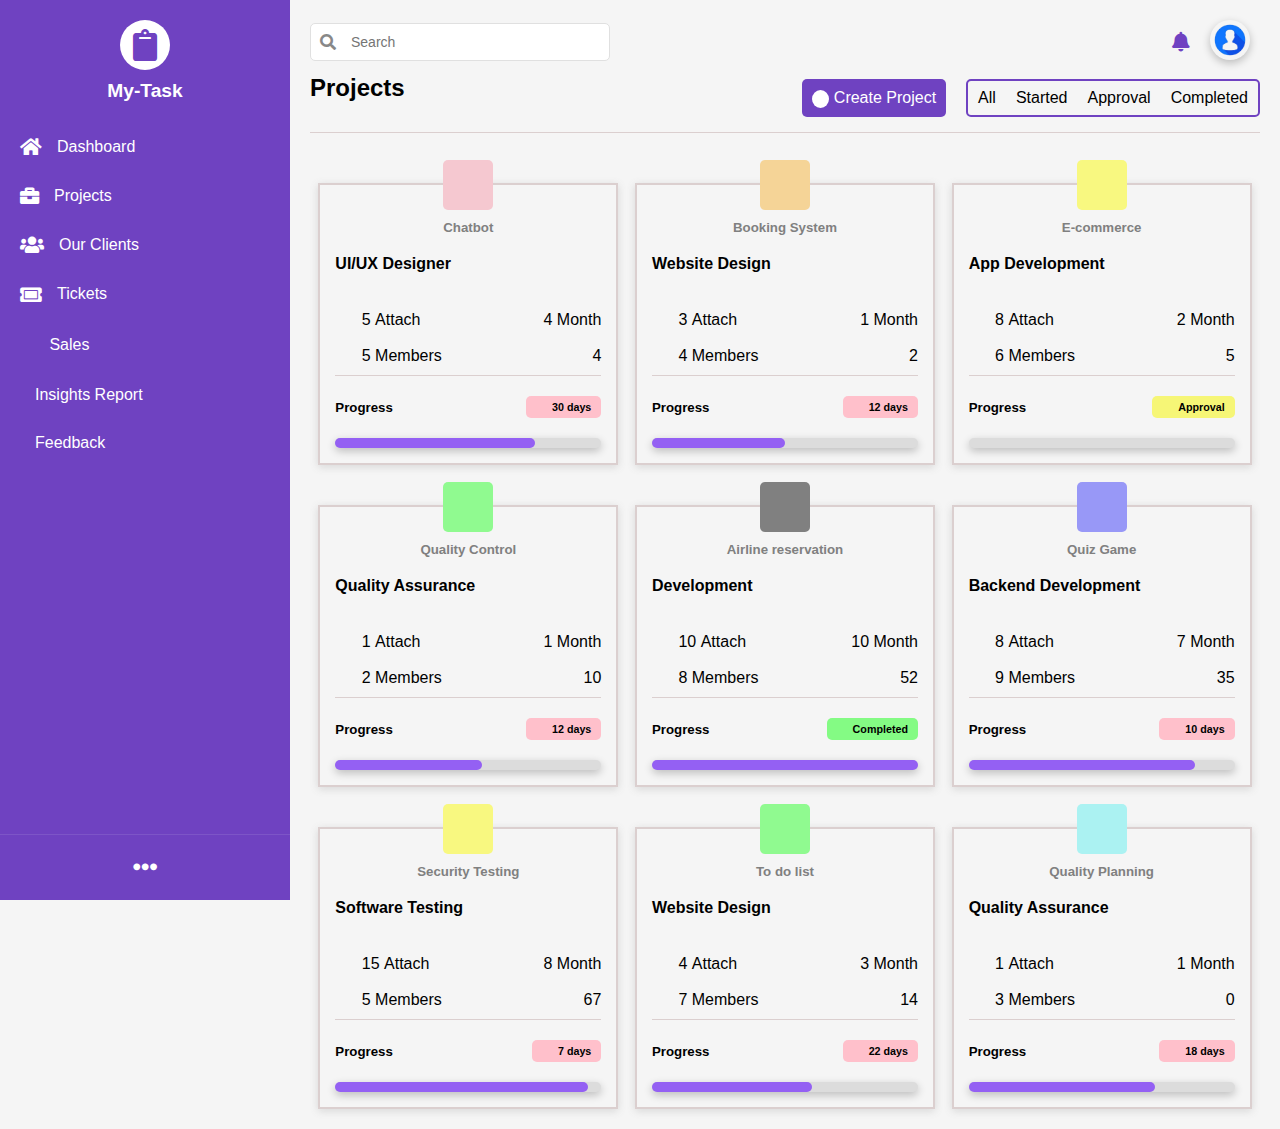
<file: Project.html>
<!DOCTYPE html>
<html lang="en">

<head>
    <meta charset="UTF-8">
    <meta name="viewport" content="width=device-width, initial-scale=1.0">
    <link href="https://cdnjs.cloudflare.com/ajax/libs/font-awesome/5.15.4/css/all.min.css" rel="stylesheet">
    <title> Projects </title>

    <!--My Css-->
    <link rel="stylesheet" href="style.css">

    <!--Font Awesome-->
    <link rel="stylesheet" href="https://cdnjs.cloudflare.com/ajax/libs/font-awesome/6.6.0/css/all.min.css"
        integrity="sha512-Kc323vGBEqzTmouAECnVceyQqyqdsSiqLQISBL29aUW4U/M7pSPA/gEUZQqv1cwx4OnYxTxve5UMg5GT6L4JJg=="
        crossorigin="anonymous" referrerpolicy="no-referrer" />

</head>

<body>

    <!-- Sidebar -->
    <div class="hamburger" id="hamburger">
        <i class="fas fa-bars"></i>
    </div>

    <div class="sidebar" id="sidebar">

        <div class="close-icon" id="closeIcon">
            <i class="fas fa-times"></i>
        </div>

        <div class="logo-section">
            <div class="logo">
                <i class="fas fa-clipboard"></i>
            </div>
            <h2 class="brand-name">My-Task</h2>
        </div>

        <nav class="menu">
            <a href="Index.html" class="menu-item" onclick="toggleMenu()"><i class="fas fa-home"></i>
                <span>Dashboard</span></a>
            <a href="Project.html" class="menu-item" onclick="toggleMenu()"><i class="fas fa-briefcase"></i>
                <span>Projects</span></a>
            <a href="Ourclients.html" class="menu-item" onclick="toggleMenu()"><i class="fas fa-users"></i> <span>Our
                    Clients</span></a>
            <a href="Tickets.html" class="menu-item" onclick="toggleMenu()"><i class="fas fa-ticket-alt"></i>
                <span>Tickets</span></a>
           
            <a href="Sales.html" class="menu-item" onclick="toggleMenu()"> <i class="fa-solid fa-bullseye"></i> <span> Sales </span> </a>
            <a href="Report.html" class="menu-item" onclick="toggleMenu()"> <i class="fa-solid fa-circle-nodes"></i> <span> Insights Report </span> </a>
            <a href="Feedback.html" class="menu-item" onclick="toggleMenu()"> <i class="fa-solid fa-message"></i> <span> Feedback</span></a>
        </nav>

        <div class="bottom-icon">
            <i class="fas fa-ellipsis-h"></i>
        </div>

    </div>

    <!-- Main Content -->
    <div class="main-content">
        <header class="header">
            <div class="search-container">
                <i class="fas fa-search search-icon"></i>
                <input type="text" placeholder="Search">
            </div>

            <div class="user-actions">
                <i class="fas fa-bell"></i>

                <div class="profile-icon">
                    <img src="images/profile_img.png" alt="">
                </div>
            </div>
        </header>

        <!--Profile icon option -->
        <div class="profile-icon-option">
            <div class="profile-show">
                <div class="profile-icon">
                    <img src="images/profile_img.png" alt="">
                </div>

                <div class="profile-name-mail">
                    <h4 style="color: #323232;"> Luke Short </h4>
                    <p style="color: gray;"> lukeshoet25@gmail.com</p>
                </div>
            </div>

            <hr>
            <h5> <a href="#"> <i class="fa-regular fa-clipboard"></i> My Task </a> </h5>
            <h5> <a href="#"> <i class="fa-solid fa-user-tie"></i> Members </a> </h5>
            <h5> <a href="signin.html"> <i class="fa-solid fa-right-from-bracket"></i> Sign Out </a> </h5>
            <hr>
            <h5> <a href="#"> <i class="fa-solid fa-user-plus"></i> Add Personal Account </a></h5>
        </div>

        <!--project-->
        <div class="projects-headline">
            <h1> Projects </h1>

            <div class="projects-submit-method">
                <button class="add-project"> <i class="fa-solid fa-plus"></i> Create Project </button>

                <div class="submit-method">
                    <p> All </p>
                    <p> Started </p>
                    <p> Approval </p>
                    <p> Completed </p>
                </div>
            </div>
        </div>

        <p class="line"> </p>

        <div class="projects-boxes">

            <div class="project-box">
                <div class="project-logo">
                    <i class="fa-solid fa-palette" style="background-color: rgb(245, 200, 208);"></i>
                </div>

                <div class="project-name">
                    <h5> Chatbot </h5>
                </div>

                <div class="project-title">
                    <h4> UI/UX Designer </h4>

                    <div class="edit-del">
                        <i class="fa-solid fa-pen-to-square" style="color: green;"></i>
                        <i class="fa-solid fa-trash" style="color: red;"></i>
                    </div>
                </div>

                <div class="project-status">
                    <p> <i class="fa-solid fa-paperclip"></i> 5 Attach </p>
                    <p> <i class="fa-solid fa-hourglass-start"></i> 4 Month </p>
                </div>

                <div class="project-status">
                    <p> <i class="fa-solid fa-users"></i> 5 Members </p>
                    <p> <i class="fa-regular fa-comment"></i> 4 </p>
                </div>

                <p class="line"> </p>

                <div class="progress">
                    <h5> Progress </h5>
                    <h6> <i class="fa-regular fa-clock"></i> 30 days </h6>
                </div>

                <div class="progress-bar">
                    <div class="progress-level" style="width: 75%;"> </div>
                </div>
            </div>

            <div class="project-box">
                <div class="project-logo">
                    <i class="fa-brands fa-connectdevelop" style="background-color: rgb(245, 212, 151);"></i>
                </div>

                <div class="project-name">
                    <h5> Booking System </h5>
                </div>

                <div class="project-title">
                    <h4> Website Design </h4>

                    <div class="edit-del">
                        <i class="fa-solid fa-pen-to-square" style="color: green;"></i>
                        <i class="fa-solid fa-trash" style="color: red;"></i>
                    </div>
                </div>

                <div class="project-status">
                    <p> <i class="fa-solid fa-paperclip"></i> 3 Attach </p>
                    <p> <i class="fa-solid fa-hourglass-start"></i> 1 Month </p>
                </div>

                <div class="project-status">
                    <p> <i class="fa-solid fa-users"></i> 4 Members </p>
                    <p> <i class="fa-regular fa-comment"></i> 2 </p>
                </div>

                <p class="line"> </p>

                <div class="progress">
                    <h5> Progress </h5>
                    <h6> <i class="fa-regular fa-clock"></i> 12 days </h6>
                </div>

                <div class="progress-bar">
                    <div class="progress-level" style="width: 50%;"> </div>
                </div>
            </div>

            <div class="project-box">
                <div class="project-logo">
                    <i class="fa-solid fa-mobile-screen-button" style="background-color: rgb(248, 248, 128);"></i>
                </div>

                <div class="project-name">
                    <h5> E-commerce </h5>
                </div>

                <div class="project-title">
                    <h4> App Development </h4>

                    <div class="edit-del">
                        <i class="fa-solid fa-pen-to-square" style="color: green;"></i>
                        <i class="fa-solid fa-trash" style="color: red;"></i>
                    </div>
                </div>

                <div class="project-status">
                    <p> <i class="fa-solid fa-paperclip"></i> 8 Attach </p>
                    <p> <i class="fa-solid fa-hourglass-start"></i> 2 Month </p>
                </div>

                <div class="project-status">
                    <p> <i class="fa-solid fa-users"></i> 6 Members </p>
                    <p> <i class="fa-regular fa-comment"></i> 5 </p>
                </div>

                <p class="line"> </p>

                <div class="progress">
                    <h5> Progress </h5>
                    <h6 style="background-color: rgb(246, 246, 118);"> <i class="fa-regular fa-clock"></i> Approval
                    </h6>
                </div>

                <div class="progress-bar">
                    <div class="progress-level" style="width: 0%;"> </div>
                </div>
            </div>

            <div class="project-box">
                <div class="project-logo">
                    <i class="fa-regular fa-circle-check" style="background-color: rgb(144, 250, 144);"></i>
                </div>

                <div class="project-name">
                    <h5> Quality Control </h5>
                </div>

                <div class="project-title">
                    <h4> Quality Assurance </h4>

                    <div class="edit-del">
                        <i class="fa-solid fa-pen-to-square" style="color: green;"></i>
                        <i class="fa-solid fa-trash" style="color: red;"></i>
                    </div>
                </div>

                <div class="project-status">
                    <p> <i class="fa-solid fa-paperclip"></i> 1 Attach </p>
                    <p> <i class="fa-solid fa-hourglass-start"></i> 1 Month </p>
                </div>

                <div class="project-status">
                    <p> <i class="fa-solid fa-users"></i> 2 Members </p>
                    <p> <i class="fa-regular fa-comment"></i> 10 </p>
                </div>

                <p class="line"> </p>

                <div class="progress">
                    <h5> Progress </h5>
                    <h6> <i class="fa-regular fa-clock"></i> 12 days </h6>
                </div>

                <div class="progress-bar">
                    <div class="progress-level" style="width: 55%;"> </div>
                </div>
            </div>

            <div class="project-box">
                <div class="project-logo">
                    <i class="fa-solid fa-network-wired" style="background-color: gray;"></i>
                </div>

                <div class="project-name">
                    <h5> Airline reservation </h5>
                </div>

                <div class="project-title">
                    <h4> Development </h4>

                    <div class="edit-del">
                        <i class="fa-solid fa-pen-to-square" style="color: green;"></i>
                        <i class="fa-solid fa-trash" style="color: red;"></i>
                    </div>
                </div>

                <div class="project-status">
                    <p> <i class="fa-solid fa-paperclip"></i> 10 Attach </p>
                    <p> <i class="fa-solid fa-hourglass-start"></i> 10 Month </p>
                </div>

                <div class="project-status">
                    <p> <i class="fa-solid fa-users"></i> 8 Members </p>
                    <p> <i class="fa-regular fa-comment"></i> 52 </p>
                </div>

                <p class="line"> </p>

                <div class="progress">
                    <h5> Progress </h5>
                    <h6 style="background-color: rgb(132, 251, 132);"> <i class="fa-regular fa-clock"></i> Completed
                    </h6>
                </div>

                <div class="progress-bar">
                    <div class="progress-level" style="width: 100%;"> </div>
                </div>
            </div>

            <div class="project-box">
                <div class="project-logo">
                    <i class="fa-solid fa-link" style="background-color: rgb(152, 152, 247);"></i>
                </div>

                <div class="project-name">
                    <h5> Quiz Game </h5>
                </div>

                <div class="project-title">
                    <h4> Backend Development </h4>

                    <div class="edit-del">
                        <i class="fa-solid fa-pen-to-square" style="color: green;"></i>
                        <i class="fa-solid fa-trash" style="color: red;"></i>
                    </div>
                </div>

                <div class="project-status">
                    <p> <i class="fa-solid fa-paperclip"></i> 8 Attach </p>
                    <p> <i class="fa-solid fa-hourglass-start"></i> 7 Month </p>
                </div>

                <div class="project-status">
                    <p> <i class="fa-solid fa-users"></i> 9 Members </p>
                    <p> <i class="fa-regular fa-comment"></i> 35 </p>
                </div>

                <p class="line"> </p>

                <div class="progress">
                    <h5> Progress </h5>
                    <h6> <i class="fa-regular fa-clock"></i> 10 days </h6>
                </div>

                <div class="progress-bar">
                    <div class="progress-level" style="width: 85%;"> </div>
                </div>
            </div>

            <div class="project-box">
                <div class="project-logo">
                    <i class="fa-solid fa-mobile-screen-button" style="background-color: rgb(248, 248, 128);"></i>
                </div>

                <div class="project-name">
                    <h5> Security Testing </h5>
                </div>

                <div class="project-title">
                    <h4> Software Testing </h4>

                    <div class="edit-del">
                        <i class="fa-solid fa-pen-to-square" style="color: green;"></i>
                        <i class="fa-solid fa-trash" style="color: red;"></i>
                    </div>
                </div>

                <div class="project-status">
                    <p> <i class="fa-solid fa-paperclip"></i> 15 Attach </p>
                    <p> <i class="fa-solid fa-hourglass-start"></i> 8 Month </p>
                </div>

                <div class="project-status">
                    <p> <i class="fa-solid fa-users"></i> 5 Members </p>
                    <p> <i class="fa-regular fa-comment"></i> 67 </p>
                </div>

                <p class="line"> </p>

                <div class="progress">
                    <h5> Progress </h5>
                    <h6> <i class="fa-regular fa-clock"></i> 7 days </h6>
                </div>

                <div class="progress-bar">
                    <div class="progress-level" style="width: 95%;"> </div>
                </div>
            </div>

            <div class="project-box">
                <div class="project-logo">
                    <i class="fa-regular fa-circle-check" style="background-color: rgb(144, 250, 144);"></i>
                </div>

                <div class="project-name">
                    <h5> To do list </h5>
                </div>

                <div class="project-title">
                    <h4> Website Design </h4>

                    <div class="edit-del">
                        <i class="fa-solid fa-pen-to-square" style="color: green;"></i>
                        <i class="fa-solid fa-trash" style="color: red;"></i>
                    </div>
                </div>

                <div class="project-status">
                    <p> <i class="fa-solid fa-paperclip"></i> 4 Attach </p>
                    <p> <i class="fa-solid fa-hourglass-start"></i> 3 Month </p>
                </div>

                <div class="project-status">
                    <p> <i class="fa-solid fa-users"></i> 7 Members </p>
                    <p> <i class="fa-regular fa-comment"></i> 14 </p>
                </div>

                <p class="line"> </p>

                <div class="progress">
                    <h5> Progress </h5>
                    <h6> <i class="fa-regular fa-clock"></i> 22 days </h6>
                </div>

                <div class="progress-bar">
                    <div class="progress-level" style="width: 60%;"> </div>
                </div>
            </div>

            <div class="project-box">
                <div class="project-logo">
                    <i class="fa-regular fa-clipboard" style="background-color: rgb(171, 242, 242);"></i>
                </div>

                <div class="project-name">
                    <h5> Quality Planning </h5>
                </div>

                <div class="project-title">
                    <h4> Quality Assurance </h4>

                    <div class="edit-del">
                        <i class="fa-solid fa-pen-to-square" style="color: green;"></i>
                        <i class="fa-solid fa-trash" style="color: red;"></i>
                    </div>
                </div>

                <div class="project-status">
                    <p> <i class="fa-solid fa-paperclip"></i> 1 Attach </p>
                    <p> <i class="fa-solid fa-hourglass-start"></i> 1 Month </p>
                </div>

                <div class="project-status">
                    <p> <i class="fa-solid fa-users"></i> 3 Members </p>
                    <p> <i class="fa-regular fa-comment"></i> 0 </p>
                </div>

                <p class="line"> </p>

                <div class="progress">
                    <h5> Progress </h5>
                    <h6> <i class="fa-regular fa-clock"></i> 18 days </h6>
                </div>

                <div class="progress-bar">
                    <div class="progress-level" style="width: 70%;"> </div>
                </div>
            </div>
        </div>

        <!--Add Projects-->
        <div class="add-projects-box">
            <div class="add-projects-edit">
                <div class="add-projects-title">
                    <h2> Projects </h2>

                    <div class="projects-close">
                        <i class="fa-solid fa-xmark"></i>
                    </div>
                </div>
                <hr>

                <div class="exp-input-details">
                    <label for="project-name"> Project Name <span>*</span></label>
                    <input type="text" name="project-name">
                </div>

                <div class="exp-input-details">
                    <label for="project-role"> Role in the project <span>*</span></label>
                    <input type="text" name="project-role">
                </div>

                <div class="exp-input-details">
                    <label for="project-link"> Project Link <span>*</span></label>
                    <input type="text" name="project-link">
                </div>

                <div class="exp-input-details">
                    <label for="project-link"> Project Start Date <span>*</span></label>
                    <input type="date" name="project-start-date">
                </div>

                <div class="exp-input-details">
                    <label for="project-link"> Project End Date <span>*</span></label>
                    <input type="date" name="project-end-date">
                </div>

                <div class="exp-input-details">
                    <label for="project-role"> Project Images & Document <span>*</span></label>
                    <input type="file" name="project-role">
                </div>

                <p>A short summary about your contribution</p>
                <textarea type="message" class="add-projects"> </textarea>

                <div class="save">
                    <button class="save-projects-btn"> Done </button>
                </div>
            </div>
        </div>

    </div>

    <script src="script.js"> </script>
</body>

</html>
</file>
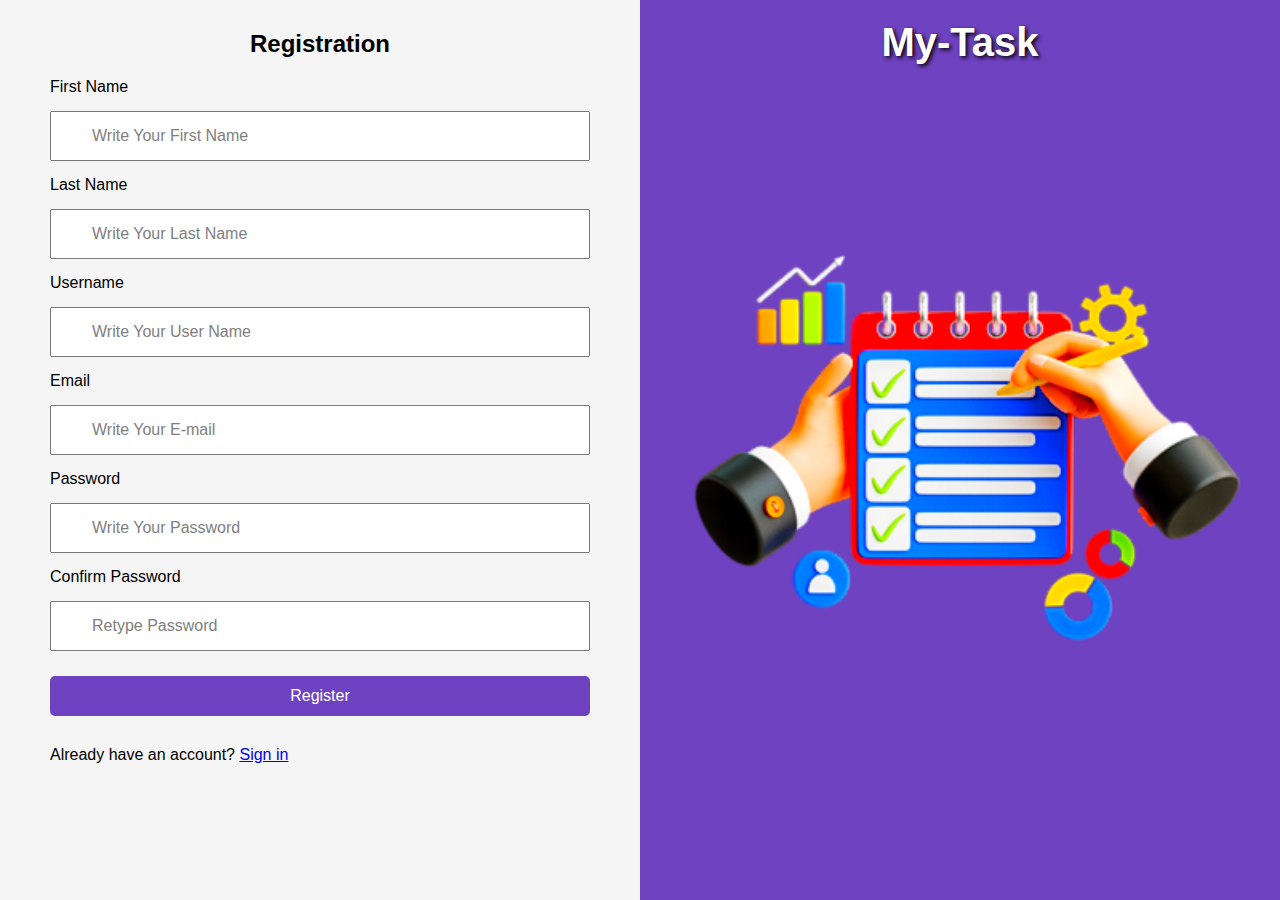
<file: Register.html>
<!DOCTYPE html>
<html lang="en">

<head>
    <meta charset="UTF-8">
    <meta name="viewport" content="width=device-width, initial-scale=1.0">
    <title> Register </title>

    <!--My Css-->
    <link rel="stylesheet" href="style.css">

    <!--Font Awesome-->
    <link rel="stylesheet" href="https://cdnjs.cloudflare.com/ajax/libs/font-awesome/6.6.0/css/all.min.css"
        integrity="sha512-Kc323vGBEqzTmouAECnVceyQqyqdsSiqLQISBL29aUW4U/M7pSPA/gEUZQqv1cwx4OnYxTxve5UMg5GT6L4JJg=="
        crossorigin="anonymous" referrerpolicy="no-referrer" />
</head>

<body>

    <!-- Sign in -->

    <section class="sign-in">

        <div class="register-form">
            <h1> Registration </h1>

            <!-- Register Form -->
            <form action="" method="">
                <!-- First Name -->
                <div class="user-input">
                    <label for="firstName" class="form-label">First Name</label>
                    <input type="text" class="form-control" id="firstName" name="firstName"
                        placeholder="Write Your First Name" required>
                </div>

                <!-- Last Name -->
                <div class="user-input">
                    <label for="lastName" class="form-label">Last Name</label>
                    <input type="text" class="form-control" id="lastName" name="lastName"
                        placeholder="Write Your Last Name" required>
                </div>

                <!-- Username -->
                <div class="user-input">
                    <label for="username" class="form-label">Username</label>
                    <input type="text" class="form-control" id="username" name="username"
                        placeholder="Write Your User Name" required>
                </div>

                <!-- Email -->
                <div class="user-input">
                    <label for="email" class="form-label">Email</label>
                    <input type="email" class="form-control" id="email" name="email" placeholder="Write Your E-mail"
                        required>
                </div>

                <!-- Password -->
                <div class="user-input">
                    <label for="password" class="form-label">Password</label>
                    <input type="password" class="form-control" id="password" name="password"
                        placeholder="Write Your Password" required>
                </div>

                <!-- Confirm Password -->
                <div class="user-input">
                    <label for="confirmPassword" class="form-label">Confirm Password</label>
                    <input type="password" class="form-control" id="confirmPassword" name="confirmPassword"
                        placeholder="Retype Password" required>
                </div>

                <!-- Register Button -->
                <button type="submit" value="Sign Up" name="signUp" class="register-btn"> Register </button>
            </form>

            <div class="clik-sign">
                <h4> Already have an account? <a href="signin.html"> Sign in </a> </h4>
            </div>

        </div>

        <div class="brand-name-show">
            <h1> My-Task </h1>
        </div>

    </section>

</body>

</html>
</file>
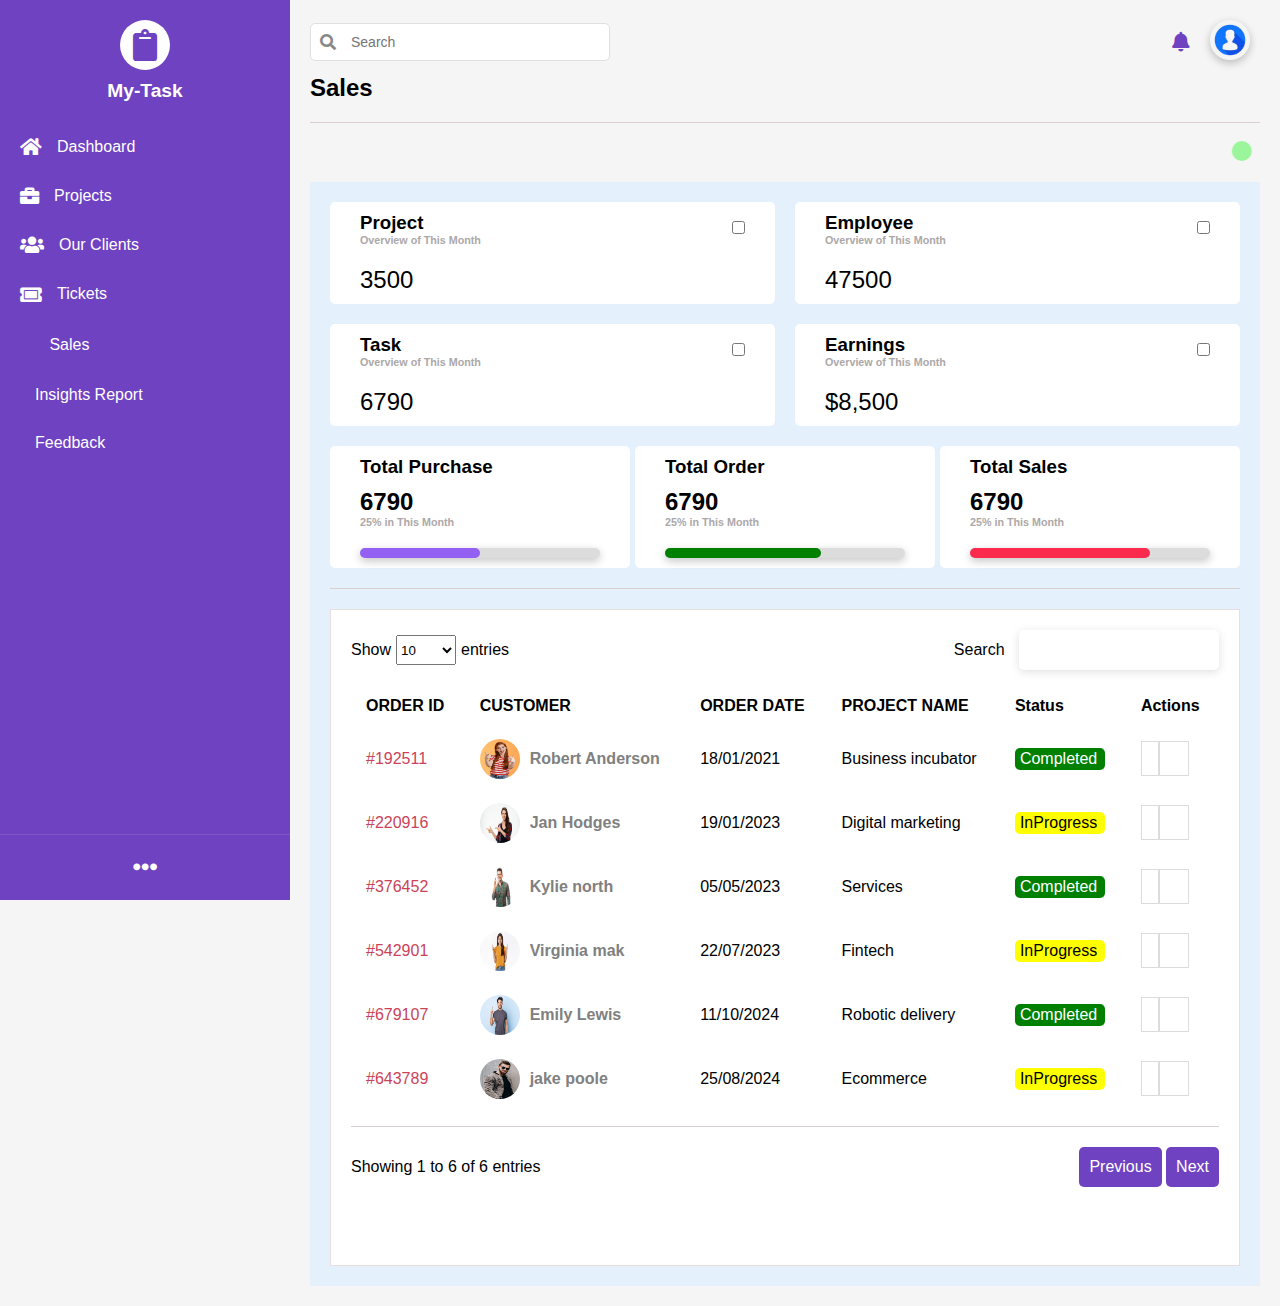
<file: Sales.html>
<!DOCTYPE html>
<html lang="en">

<head>
    <meta charset="UTF-8">
    <meta name="viewport" content="width=device-width, initial-scale=1.0">
    <link href="https://cdnjs.cloudflare.com/ajax/libs/font-awesome/5.15.4/css/all.min.css" rel="stylesheet">
    <title> Sales </title>

    <!--My Css-->
    <link rel="stylesheet" href="style.css">

    <!--Font Awesome-->
    <link rel="stylesheet" href="https://cdnjs.cloudflare.com/ajax/libs/font-awesome/6.6.0/css/all.min.css"
        integrity="sha512-Kc323vGBEqzTmouAECnVceyQqyqdsSiqLQISBL29aUW4U/M7pSPA/gEUZQqv1cwx4OnYxTxve5UMg5GT6L4JJg=="
        crossorigin="anonymous" referrerpolicy="no-referrer" />

</head>

<body>

    <!-- Sidebar -->
    <div class="hamburger" id="hamburger">
        <i class="fas fa-bars"></i>
    </div>

    <div class="sidebar" id="sidebar">

        <div class="close-icon" id="closeIcon">
            <i class="fas fa-times"></i>
        </div>

        <div class="logo-section">
            <div class="logo">
                <i class="fas fa-clipboard"></i>
            </div>
            <h2 class="brand-name">My-Task</h2>
        </div>

        <nav class="menu">
            <a href="Index.html" class="menu-item" onclick="toggleMenu()"><i class="fas fa-home"></i>
                <span>Dashboard</span></a>
            <a href="Project.html" class="menu-item" onclick="toggleMenu()"><i class="fas fa-briefcase"></i>
                <span>Projects</span></a>
            <a href="Ourclients.html" class="menu-item" onclick="toggleMenu()"><i class="fas fa-users"></i> <span>Our
                    Clients</span></a>
            <a href="Tickets.html" class="menu-item" onclick="toggleMenu()"><i class="fas fa-ticket-alt"></i>
                <span>Tickets</span></a>
           
            <a href="Sales.html" class="menu-item" onclick="toggleMenu()"> <i class="fa-solid fa-bullseye"></i> <span>
                    Sales </span> </a>
            <a href="Report.html" class="menu-item" onclick="toggleMenu()"> <i class="fa-solid fa-circle-nodes"></i>
                <span>
                    Insights Report </span> </a>
            <a href="Feedback.html" class="menu-item" onclick="toggleMenu()"> <i class="fa-solid fa-message"></i> <span>
                    Feedback</span></a>
        </nav>

        <div class="bottom-icon">
            <i class="fas fa-ellipsis-h"></i>
        </div>

    </div>

    <!-- Main Content -->
    <div class="main-content">
        <header class="header">
            <div class="search-container">
                <i class="fas fa-search search-icon"></i>
                <input type="text" placeholder="Search">
            </div>

            <div class="user-actions">
                <i class="fas fa-bell"></i>

                <div class="profile-icon">
                    <img src="images/profile_img.png" alt="">
                </div>
            </div>
        </header>

        <!--Profile icon option -->
        <div class="profile-icon-option">
            <div class="profile-show">
                <div class="profile-icon">
                    <img src="images/profile_img.png" alt="">
                </div>

                <div class="profile-name-mail">
                    <h4 style="color: #323232;"> Luke Short </h4>
                    <p style="color: gray;"> lukeshoet25@gmail.com</p>
                </div>
            </div>

            <hr>
            <h5> <a href="#"> <i class="fa-regular fa-clipboard"></i> My Task </a> </h5>
            <h5> <a href="#"> <i class="fa-solid fa-user-tie"></i> Members </a> </h5>
            <h5> <a href="signin.html"> <i class="fa-solid fa-right-from-bracket"></i> Sign Out </a> </h5>
            <hr>
            <h5> <a href="#"> <i class="fa-solid fa-user-plus"></i> Add Personal Account </a></h5>
        </div>

        <h1> Sales </h1>

        <p class="line"> </p>

        <!-- Sales -->
        <marquee>
            <div class="sales-marquee">

                <div class="sales-header">
                    <i class="fa-solid fa-diagram-project"
                        style="background-color: rgb(155, 245, 155); color: green;"></i>
                    <p> Total Projects </p>
                    <p class="count-no" style="color: rgb(244, 39, 73);"> $3500 </p>
                </div>

                <div class="sales-header">
                    <i class="fa-solid fa-dollar-sign"
                        style="background-color: rgb(155, 229, 245); color: rgb(11, 180, 236);"></i>
                    <p> Total Balance </p>
                    <p class="count-no" style="color: rgb(244, 39, 73);"> $1,55,320 </p>
                </div>

                <div class="sales-header">
                    <i class="fa-solid fa-sleigh"
                        style="background-color: rgb(250, 173, 225); color: rgb(236, 11, 150);"></i>
                    <p> Total Sales </p>
                    <p class="count-no" style="color: rgb(244, 39, 73);"> 25,32,9874 </p>
                </div>

                <div class="sales-header">
                    <i class="fa-solid fa-money-bill"
                        style="background-color: rgb(246, 196, 155); color: rgb(236, 146, 11);"></i>
                    <p> Total Purchase </p>
                    <p class="count-no" style="color: rgb(244, 39, 73);"> $8,932 </p>
                </div>

                <div class="sales-header">
                    <i class="fa-solid fa-dollar-sign"
                        style="background-color: rgb(243, 246, 155); color: rgb(236, 191, 11);"></i>
                    <p> Total Cost Reduction </p>
                    <p class="count-no" style="color: rgb(244, 39, 73);"> $24,841 </p>
                </div>

                <div class="sales-header">
                    <i class="fa-solid fa-money-bill"
                        style="background-color: rgb(158, 197, 249); color: rgb(11, 131, 236);"></i>
                    <p> Total Cost Saving </p>
                    <p class="count-no" style="color: rgb(244, 39, 73);"> 16.2% </p>
                </div>

                <div class="sales-header">
                    <i class="fa-solid fa-people-group"
                        style="background-color: rgb(158, 249, 220); color: rgb(4, 171, 242);"></i>
                    <p> Total Employee </p>
                    <p class="count-no" style="color: rgb(244, 39, 73);"> 16.2% </p>
                </div>

                <div class="sales-header">
                    <i class="fa-solid fa-user-group"
                        style="background-color: rgb(249, 158, 176); color: rgb(242, 4, 87);"></i>
                    <p> Total Users </p>
                    <p class="count-no" style="color: rgb(244, 39, 73);"> 2,589 </p>
                </div>

                <div class="sales-header">
                    <i class="fa-solid fa-chart-line"
                        style="background-color: rgb(167, 249, 158); color: rgb(3, 120, 34);"></i>
                    <p> Total Leads </p>
                    <p class="count-no" style="color: rgb(244, 39, 73);"> 732 </p>
                </div>

                <div class="sales-header">
                    <i class="fa-solid fa-bag-shopping"
                        style="background-color: rgb(249, 246, 158); color: rgb(103, 96, 2);"></i>
                    <p> Total Trials </p>
                    <p class="count-no" style="color: rgb(244, 39, 73);"> 12,581 </p>
                </div>

                <div class="sales-header">
                    <i class="fa-solid fa-trophy" style="background-color: rgb(220, 158, 249); color: #fff;"></i>
                    <p> Total wins </p>
                    <p class="count-no" style="color: rgb(244, 39, 73);"> 55 </p>
                </div>

                <div class="sales-header">
                    <i class="fa-solid fa-envelope"
                        style="background-color: rgb(158, 241, 249); color: rgb(4, 98, 114);"></i>
                    <p> Active Email Accounts </p>
                    <p class="count-no" style="color: rgb(244, 39, 73);"> 74,541 </p>
                </div>

                <div class="sales-header">
                    <i class="fa-solid fa-circle-check"
                        style="background-color: rgb(246, 181, 181); color: rgb(246, 11, 3);"></i>
                    <p> Active Email Requests </p>
                    <p class="count-no" style="color: rgb(244, 39, 73);"> 15,639 </p>
                </div>

            </div>
        </marquee>

        <div class="sales-boxs">
            <div class="sales-content1">
                <div class="sales-box">
                    <div class="sales-box-content">
                        <div class="sales-heading">
                            <h3> Project </h3>
                            <h6> Overview of This Month </h6>
                        </div>

                        <div class="select-box">
                            <input type="checkbox">
                        </div>
                    </div>

                    <div class="sales-count">
                        <div class="count">
                            <h2> 3500 </h2>
                        </div>

                        <i class="fa-solid fa-diagram-project" style="color: blue;"> </i>
                    </div>
                </div>

                <div class="sales-box">
                    <div class="sales-box-content">
                        <div class="sales-heading">
                            <h3> Employee </h3>
                            <h6> Overview of This Month </h6>
                        </div>

                        <div class="select-box">
                            <input type="checkbox">
                        </div>
                    </div>

                    <div class="sales-count">
                        <div class="count">
                            <h2> 47500 </h2>
                        </div>

                        <i class="fa-solid fa-user-group" style="color: green;"></i>
                    </div>
                </div>
            </div>

            <div class="sales-content1">
                <div class="sales-box">
                    <div class="sales-box-content">
                        <div class="sales-heading">
                            <h3> Task </h3>
                            <h6> Overview of This Month </h6>
                        </div>

                        <div class="select-box">
                            <input type="checkbox">
                        </div>
                    </div>

                    <div class="sales-count">
                        <div class="count">
                            <h2> 6790 </h2>
                        </div>

                        <i class="fa-solid fa-file" style="color: orangered;"></i>
                    </div>
                </div>

                <div class="sales-box">
                    <div class="sales-box-content">
                        <div class="sales-heading">
                            <h3> Earnings </h3>
                            <h6> Overview of This Month </h6>
                        </div>

                        <div class="select-box">
                            <input type="checkbox">
                        </div>
                    </div>

                    <div class="sales-count">
                        <div class="count">
                            <h2> $8,500 </h2>
                        </div>

                        <i class="fa-solid fa-money-bill-1-wave" style="color: rgb(245, 13, 51);"></i>
                    </div>
                </div>
            </div>

            <div class="sales-content2">
                <div class="sales-box">
                    <div class="sales-box-content">
                        <div class="sales-heading">
                            <h3> Total Purchase </h3>
                            <div class="count">
                                <h2> 6790 </h2>
                            </div>
                            <h6> <i class="fa-solid fa-up-long" style="color: green;"></i> 25% in This Month</h6>
                        </div>

                        <i class="fa-solid fa-bag-shopping" style="font-size: 25px; color: blue;"></i>
                    </div>

                    <div class="progress-bar">
                        <div class="progress-level" style="width: 50%;"> </div>
                    </div>
                </div>

                <div class="sales-box">
                    <div class="sales-box-content">
                        <div class="sales-heading">
                            <h3> Total Order </h3>
                            <div class="count">
                                <h2> 6790 </h2>
                            </div>
                            <h6> <i class="fa-solid fa-up-long" style="color: green;"></i> 25% in This Month</h6>
                        </div>

                        <i class="fa-solid fa-truck" style="font-size: 25px; color: green;"></i>
                    </div>

                    <div class="progress-bar">
                        <div class="progress-level" style="width: 65%; background-color: green;"> </div>
                    </div>
                </div>

                <div class="sales-box">
                    <div class="sales-box-content">
                        <div class="sales-heading">
                            <h3> Total Sales </h3>
                            <div class="count">
                                <h2> 6790 </h2>
                            </div>
                            <h6> <i class="fa-solid fa-up-long" style="color: green;"></i> 25% in This Month</h6>
                        </div>

                        <i class="fa-solid fa-chart-line" style="font-size: 25px; color: rgb(249, 26, 63);"></i>
                    </div>

                    <div class="progress-bar">
                        <div class="progress-level" style="width: 75%; background-color: rgb(252, 43, 78);"> </div>
                    </div>
                </div>

            </div>

            <p class="line"> </p>

            <div class="emp-sale-list">
                <div class="sales-content">

                    <div class="show-search">
                        <div class="show-sales">
                            <p>Show</p>
                            <select name="" id="">
                                <option>10</option>
                                <option>25</option>
                                <option>50</option>
                                <option>75</option>
                                <option>100</option>
                            </select>
                            <p>entries</p>
                        </div>

                        <div class="sales-search">
                            <label for="search"> Search </label>
                            <input type="text">
                        </div>
                    </div>

                    <div class="sales-data">

                        <form action="">
                            <table class="table-content">
                                <thead>
                                    <tr>
                                        <th> ORDER ID </th>
                                        <th> CUSTOMER </th>
                                        <th> ORDER DATE </th>
                                        <th> PROJECT NAME</th>
                                        <th> Status </th>
                                        <th> Actions </th>
                                    </tr>
                                </thead>

                                <tbody>

                                    <tr>
                                        <td style="color: rgb(202, 67, 90); font-weight: 500;"> #192511 </td>
                                        <td class="sales-profile">
                                            <img src="images/performer-1.jpg" alt="">
                                            <h4 style="color: gray;"> Robert Anderson </h4>
                                        </td>
                                        <td> 18/01/2021 </td>
                                        <td> Business incubator </td>
                                        <td>
                                            <p class="sales-progress"> Completed </p>
                                        </td>
                                        <td class="sales-action"> <i class="fa-solid fa-pen-to-square"
                                                style="color: green;"></i> <i class="fa-solid fa-trash"
                                                style="color: red;"></i> </td>
                                    </tr>

                                    <tr>
                                        <td style="color: rgb(202, 67, 90); font-weight: 500;"> #220916 </td>
                                        <td class="sales-profile">
                                            <img src="images/performer-8.avif" alt="">
                                            <h4 style="color: gray;"> Jan Hodges </h4>
                                        </td>
                                        <td> 19/01/2023 </td>
                                        <td> Digital marketing </td>
                                        <td>
                                            <p class="sales-progress" style="background-color: yellow; color: black;">
                                                InProgress </p>
                                        </td>
                                        <td class="sales-action"> <i class="fa-solid fa-pen-to-square"
                                                style="color: green;"></i> <i class="fa-solid fa-trash"
                                                style="color: red;"></i> </td>
                                    </tr>

                                    <tr>
                                        <td style="color: rgb(202, 67, 90); font-weight: 500;"> #376452 </td>
                                        <td class="sales-profile">
                                            <img src="images/performer-7.avif" alt="">
                                            <h4 style="color: gray;"> Kylie north </h4>
                                        </td>
                                        <td> 05/05/2023 </td>
                                        <td> Services </td>
                                        <td>
                                            <p class="sales-progress"> Completed </p>
                                        </td>
                                        <td class="sales-action"> <i class="fa-solid fa-pen-to-square"
                                                style="color: green;"></i> <i class="fa-solid fa-trash"
                                                style="color: red;"></i> </td>
                                    </tr>

                                    <tr>
                                        <td style="color: rgb(202, 67, 90); font-weight: 500;"> #542901 </td>
                                        <td class="sales-profile">
                                            <img src="images/performer-6.avif" alt="">
                                            <h4 style="color: gray;"> Virginia mak </h4>
                                        </td>
                                        <td> 22/07/2023 </td>
                                        <td> Fintech </td>
                                        <td>
                                            <p class="sales-progress" style="background-color: yellow; color: black;">
                                                InProgress </p>
                                        </td>
                                        <td class="sales-action"> <i class="fa-solid fa-pen-to-square"
                                                style="color: green;"></i> <i class="fa-solid fa-trash"
                                                style="color: red;"></i> </td>
                                    </tr>

                                    <tr>
                                        <td style="color: rgb(202, 67, 90); font-weight: 500;"> #679107 </td>
                                        <td class="sales-profile">
                                            <img src="images/performer-5.avif" alt="">
                                            <h4 style="color: gray;"> Emily Lewis </h4>
                                        </td>
                                        <td> 11/10/2024 </td>
                                        <td> Robotic delivery </td>
                                        <td>
                                            <p class="sales-progress"> Completed </p>
                                        </td>
                                        <td class="sales-action"> <i class="fa-solid fa-pen-to-square"
                                                style="color: green;"></i> <i class="fa-solid fa-trash"
                                                style="color: red;"></i> </td>
                                    </tr>

                                    <tr>
                                        <td style="color: rgb(202, 67, 90); font-weight: 500;"> #643789 </td>
                                        <td class="sales-profile">
                                            <img src="images/performer-3.jpg" alt="">
                                            <h4 style="color: gray;"> jake poole </h4>
                                        </td>
                                        <td> 25/08/2024 </td>
                                        <td> Ecommerce </td>
                                        <td>
                                            <p class="sales-progress" style="background-color: yellow; color: black;">
                                                InProgress </p>
                                        </td>
                                        <td class="sales-action"> <i class="fa-solid fa-pen-to-square"
                                                style="color: green;"></i> <i class="fa-solid fa-trash"
                                                style="color: red;"></i> </td>
                                    </tr>

                                </tbody>
                            </table>
                        </form>

                        <p class="line"></p>

                        <div class="tickets-bottoms">
                            <p> Showing 1 to 6 of 6 entries </p>
                            <div class="pre-nxt-btn">
                                <button> <i class="fa-solid fa-angles-left"></i> Previous </button>
                                <button> Next <i class="fa-solid fa-angles-right"></i> </button>
                            </div>
                        </div>

                    </div>
                </div>
            </div>
        </div>
    </div>




    <script src="script.js"> </script>
</body>

</html>
</file>
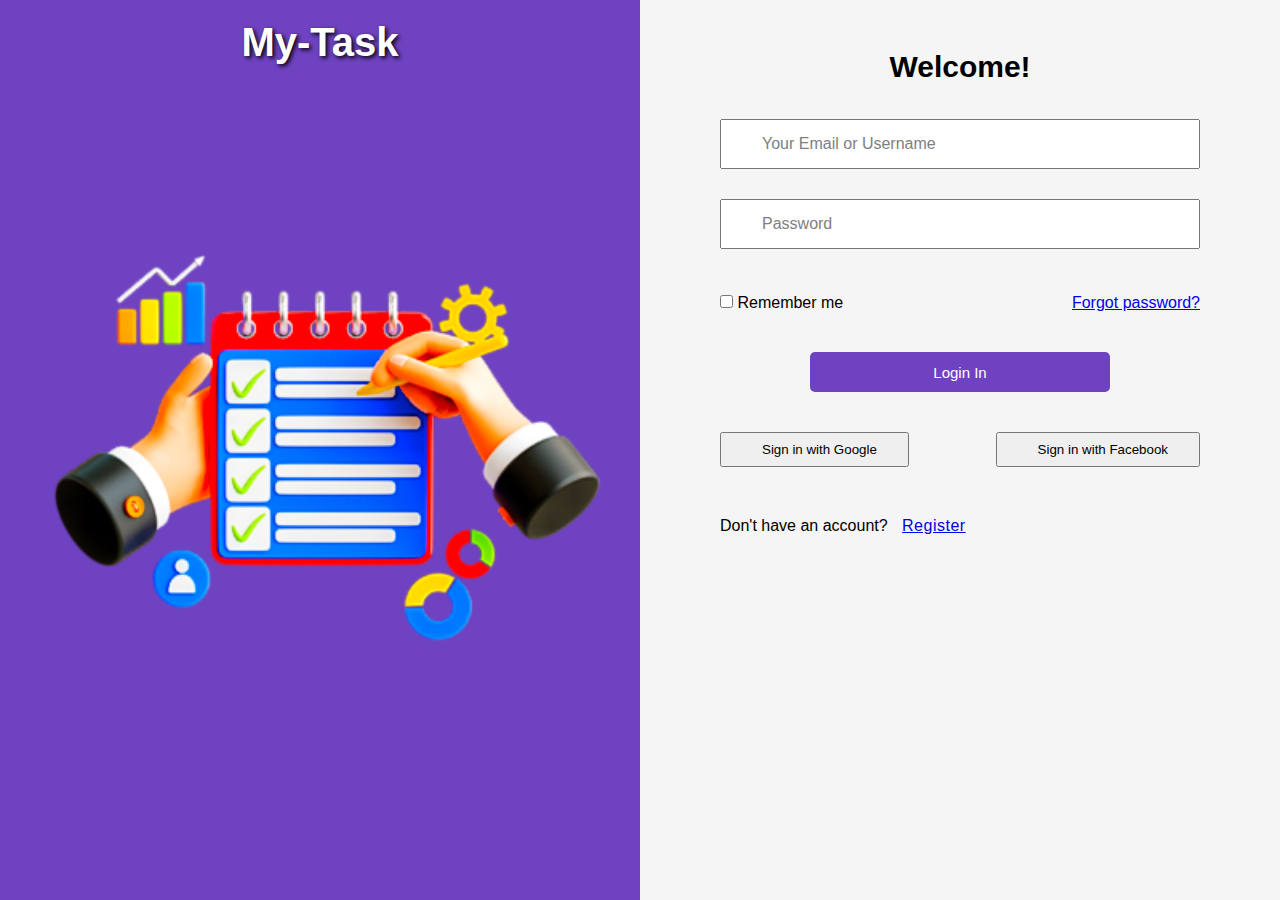
<file: signin.html>
<!DOCTYPE html>
<html lang="en">

<head>
    <meta charset="UTF-8">
    <meta name="viewport" content="width=device-width, initial-scale=1.0">
    <title> Sign In </title>

    <!--My Css-->
    <link rel="stylesheet" href="style.css">

    <!--Font Awesome-->
    <link rel="stylesheet" href="https://cdnjs.cloudflare.com/ajax/libs/font-awesome/6.6.0/css/all.min.css"
        integrity="sha512-Kc323vGBEqzTmouAECnVceyQqyqdsSiqLQISBL29aUW4U/M7pSPA/gEUZQqv1cwx4OnYxTxve5UMg5GT6L4JJg=="
        crossorigin="anonymous" referrerpolicy="no-referrer" />
</head>

<body>

    <!-- Sign in -->
    <section class="sign-in">

        <div class="brand-name-show">
            <h1> My-Task </h1>
        </div>

        <div class="sign-in-container">
            <h1> Welcome! </h1>

            <!-- Sign In Form -->
            <form action="" method="">

                <div class="sign-form-input">
                    <!-- Email Field -->
                    <div class="user-input">
                        <label for="email" class="form-label"> </label>
                        <input type="email" class="form-control" id="email" name="email"
                            placeholder="Your Email or Username" required>
                    </div>

                    <!-- Password Field -->
                    <div class="user-input">
                        <label for="password" class="form-label"> </label>
                        <input type="password" class="form-control" id="password" name="password" placeholder="Password"
                            required>
                    </div>

                    <div class="check-forget">
                        <!-- Remember Me Checkbox -->
                        <div>
                            <input type="checkbox" class="form-check-input" id="rememberMe">
                            <label class="form-check-label" for="rememberMe">Remember me</label>
                        </div>

                        <!-- Forgot Password -->
                        <div>
                            <a href="#">Forgot password?</a>
                        </div>
                    </div>

                    <!-- Sign In Button -->
                    <div class="sign-btn">
                        <button type="submit" value="Sign in" name="signin"> Login In </button>
                    </div>

                    <div class="sign-google-facebook">
                        <button type="button"> <a href="#"> <i class="fa-brands fa-google" style="color: orangered;"></i> Sign in with Google </a> </button>
                        <button type="button"> <a href="#"> <i class="fa-brands fa-facebook-f" style="color: rgb(0, 183, 255);"></i> Sign in with Facebook </a> </button>
                    </div>

                </div>
            </form>

            <div class="clik-register">
                <h4>Don't have an account? <a href="Register.html"> Register </a> </h4>
            </div>
        </div>

    </section>


</body>

</html>
</file>
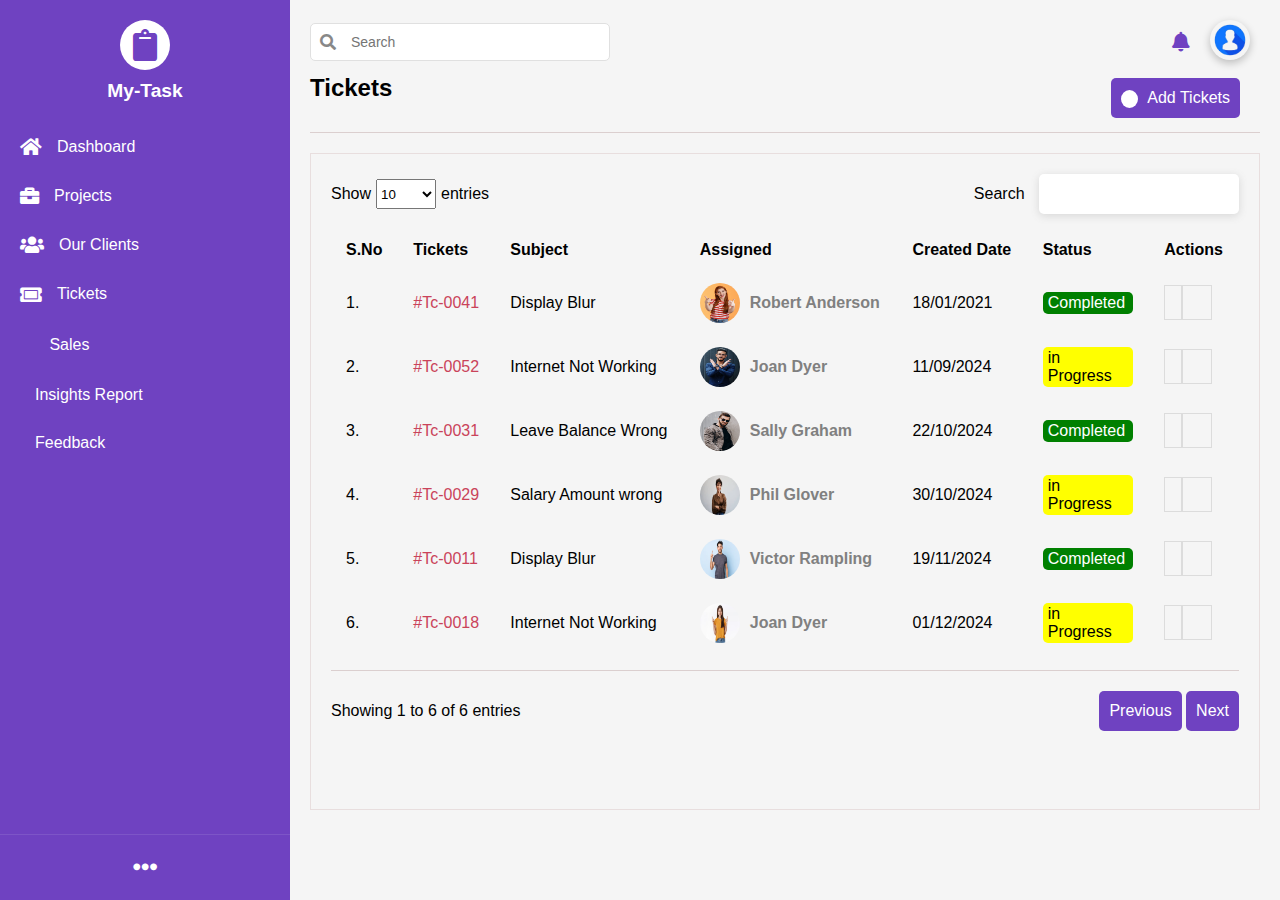
<file: Tickets.html>
<!DOCTYPE html>
<html lang="en">

<head>
    <meta charset="UTF-8">
    <meta name="viewport" content="width=device-width, initial-scale=1.0">
    <link href="https://cdnjs.cloudflare.com/ajax/libs/font-awesome/5.15.4/css/all.min.css" rel="stylesheet">
    <title> Tickets </title>

    <!--My Css-->
    <link rel="stylesheet" href="style.css">

    <!--Font Awesome-->
    <link rel="stylesheet" href="https://cdnjs.cloudflare.com/ajax/libs/font-awesome/6.6.0/css/all.min.css"
        integrity="sha512-Kc323vGBEqzTmouAECnVceyQqyqdsSiqLQISBL29aUW4U/M7pSPA/gEUZQqv1cwx4OnYxTxve5UMg5GT6L4JJg=="
        crossorigin="anonymous" referrerpolicy="no-referrer" />

</head>

<body>

    <!-- Sidebar -->
    <div class="hamburger" id="hamburger">
        <i class="fas fa-bars"></i>
    </div>

    <div class="sidebar" id="sidebar">

        <div class="close-icon" id="closeIcon">
            <i class="fas fa-times"></i>
        </div>

        <div class="logo-section">
            <div class="logo">
                <i class="fas fa-clipboard"></i>
            </div>
            <h2 class="brand-name">My-Task</h2>
        </div>

        <nav class="menu">
            <a href="Index.html" class="menu-item" onclick="toggleMenu()"><i class="fas fa-home"></i>
                <span>Dashboard</span></a>
            <a href="Project.html" class="menu-item" onclick="toggleMenu()"><i class="fas fa-briefcase"></i>
                <span>Projects</span></a>
            <a href="Ourclients.html" class="menu-item" onclick="toggleMenu()"><i class="fas fa-users"></i> <span>Our
                    Clients</span></a>
            <a href="Tickets.html" class="menu-item" onclick="toggleMenu()"><i class="fas fa-ticket-alt"></i>
                <span>Tickets</span></a>
            
            <a href="Sales.html" class="menu-item" onclick="toggleMenu()"> <i class="fa-solid fa-bullseye"></i> <span> Sales </span> </a>
            <a href="Report.html" class="menu-item" onclick="toggleMenu()"> <i class="fa-solid fa-circle-nodes"></i> <span> Insights Report </span> </a>
            <a href="Feedback.html" class="menu-item" onclick="toggleMenu()"> <i class="fa-solid fa-message"></i> <span> Feedback</span></a>
        </nav>

        <div class="bottom-icon">
            <i class="fas fa-ellipsis-h"></i>
        </div>

    </div>

    <!-- Main Content -->
    <div class="main-content">
        <header class="header">
            <div class="search-container">
                <i class="fas fa-search search-icon"></i>
                <input type="text" placeholder="Search">
            </div>

            <div class="user-actions">
                <i class="fas fa-bell"></i>

                <div class="profile-icon">
                    <img src="images/profile_img.png" alt="">
                </div>
            </div>
        </header>

        <!--Profile icon option -->
        <div class="profile-icon-option">
            <div class="profile-show">
                <div class="profile-icon">
                    <img src="images/profile_img.png" alt="">
                </div>

                <div class="profile-name-mail">
                    <h4 style="color: #323232;"> Luke Short </h4>
                    <p style="color: gray;"> lukeshoet25@gmail.com</p>
                </div>
            </div>

            <hr>
            <h5> <a href="#"> <i class="fa-regular fa-clipboard"></i> My Task </a> </h5>
            <h5> <a href="#"> <i class="fa-solid fa-user-tie"></i> Members </a> </h5>
            <h5> <a href="signin.html"> <i class="fa-solid fa-right-from-bracket"></i> Sign Out </a> </h5>
            <hr>
            <h5> <a href="#"> <i class="fa-solid fa-user-plus"></i> Add Personal Account </a></h5>
        </div>

        <!-- Tickets -->
        <div class="clients-headline">
            <h1> Tickets </h1>

            <div class="tickets-status">
                <button class="add-clients"> <i class="fa-solid fa-plus"></i> Add Tickets </button>
            </div>
        </div>

        <p class="line"> </p>

        <div class="tickets-box">
            <div class="tickets-content">

                <div class="show-search">
                    <div class="show-tickets">
                        <p>Show</p>
                        <select name="" id="">
                            <option>10</option>
                            <option>25</option>
                            <option>50</option>
                            <option>75</option>
                            <option>100</option>
                        </select>
                        <p>entries</p>
                    </div>

                    <div class="tickets-search">
                        <label for="search"> Search </label>
                        <input type="text">
                    </div>
                </div>

                <div class="tickets-data">

                    <form action="">
                        <table class="table-content">
                            <thead>
                                <tr>
                                    <th> S.No</th>
                                    <th> Tickets </th>
                                    <th> Subject </th>
                                    <th> Assigned </th>
                                    <th> Created Date </th>
                                    <th> Status </th>
                                    <th> Actions </th>
                                </tr>
                            </thead>

                            <tbody>

                                <tr>
                                    <td> 1. </td>
                                    <td style="color: rgb(202, 67, 90); font-weight: 500;"> #Tc-0041 </td>
                                    <td> Display Blur </td>
                                    <td class="tickets-profile">
                                        <img src="images/performer-1.jpg" alt="">
                                        <h4 style="color: gray;"> Robert Anderson </h4>
                                    </td>
                                    <td> 18/01/2021 </td>
                                    <td>
                                        <p class="tickets-progress"> Completed </p>
                                    </td>
                                    <td class="tickets-action"> <i class="fa-solid fa-pen-to-square"
                                            style="color: green;"></i> <i class="fa-solid fa-trash"
                                            style="color: red;"></i> </td>
                                </tr>

                                <tr>
                                    <td> 2. </td>
                                    <td style="color: rgb(202, 67, 90); font-weight: 500;"> #Tc-0052 </td>
                                    <td> Internet Not Working </td>
                                    <td class="tickets-profile">
                                        <img src="images/performer-2.jpg" alt="">
                                        <h4 style="color: gray;"> Joan Dyer </h4>
                                    </td>
                                    <td> 11/09/2024 </td>
                                    <td>
                                        <p class="tickets-progress" style="background-color: yellow; color: black;"> in
                                            Progress </p>
                                    </td>
                                    <td class="tickets-action"> <i class="fa-solid fa-pen-to-square"
                                            style="color: green;"></i> <i class="fa-solid fa-trash"
                                            style="color: red;"></i> </td>
                                </tr>

                                <tr>
                                    <td> 3. </td>
                                    <td style="color: rgb(202, 67, 90); font-weight: 500;"> #Tc-0031 </td>
                                    <td> Leave Balance Wrong </td>
                                    <td class="tickets-profile">
                                        <img src="images/performer-3.jpg" alt="">
                                        <h4 style="color: gray;"> Sally Graham </h4>
                                    </td>
                                    <td> 22/10/2024 </td>
                                    <td>
                                        <p class="tickets-progress"> Completed </p>
                                    </td>
                                    <td class="tickets-action"> <i class="fa-solid fa-pen-to-square"
                                            style="color: green;"></i> <i class="fa-solid fa-trash"
                                            style="color: red;"></i> </td>
                                </tr>

                                <tr>
                                    <td> 4. </td>
                                    <td style="color: rgb(202, 67, 90); font-weight: 500;"> #Tc-0029 </td>
                                    <td> Salary Amount wrong </td>
                                    <td class="tickets-profile">
                                        <img src="images/performer-4" alt="">
                                        <h4 style="color: gray;"> Phil Glover </h4>
                                    </td>
                                    <td> 30/10/2024 </td>
                                    <td>
                                        <p class="tickets-progress" style="background-color: yellow; color: black;"> in
                                            Progress </p>
                                    </td>
                                    <td class="tickets-action"> <i class="fa-solid fa-pen-to-square"
                                            style="color: green;"></i> <i class="fa-solid fa-trash"
                                            style="color: red;"></i> </td>
                                </tr>

                                <tr>
                                    <td> 5. </td>
                                    <td style="color: rgb(202, 67, 90); font-weight: 500;"> #Tc-0011 </td>
                                    <td> Display Blur </td>
                                    <td class="tickets-profile">
                                        <img src="images/performer-5.avif" alt="">
                                        <h4 style="color: gray;"> Victor Rampling </h4>
                                    </td>
                                    <td> 19/11/2024 </td>
                                    <td>
                                        <p class="tickets-progress"> Completed </p>
                                    </td>
                                    <td class="tickets-action"> <i class="fa-solid fa-pen-to-square"
                                            style="color: green;"></i> <i class="fa-solid fa-trash"
                                            style="color: red;"></i> </td>
                                </tr>

                                <tr>
                                    <td> 6. </td>
                                    <td style="color: rgb(202, 67, 90); font-weight: 500;"> #Tc-0018 </td>
                                    <td> Internet Not Working </td>
                                    <td class="tickets-profile">
                                        <img src="images/performer-6.avif" alt="">
                                        <h4 style="color: gray;"> Joan Dyer </h4>
                                    </td>
                                    <td> 01/12/2024 </td>
                                    <td>
                                        <p class="tickets-progress" style="background-color: yellow; color: black;"> in
                                            Progress </p>
                                    </td>
                                    <td class="tickets-action"> <i class="fa-solid fa-pen-to-square"
                                            style="color: green;"></i> <i class="fa-solid fa-trash"
                                            style="color: red;"></i> </td>
                                </tr>

                            </tbody>
                        </table>
                    </form>

                    <p class="line"></p>

                    <div class="tickets-bottoms">
                        <p> Showing 1 to 6 of 6 entries </p>
                        <div class="pre-nxt-btn">
                            <button> <i class="fa-solid fa-angles-left"></i> Previous </button>
                            <button> Next <i class="fa-solid fa-angles-right"></i> </button>
                        </div>
                    </div>

                </div>
            </div>
        </div>

    </div>

    <script src="script.js"></script>
</body>

</html>
</file>
<file: style.css>
* {
    margin: 0;
    padding: 0;
    box-sizing: border-box;
    font-family: 'Segoe UI', Tahoma, Geneva, Verdana, sans-serif;
}

body {
    font-family: 'Segoe UI', Tahoma, Geneva, Verdana, sans-serif;
    background-color: #f5f5f5;
    display: flex;
    min-height: 100vh;
}


.sidebar {
    width: 290px;
    height: 100vh;
    background-color: #6f42c1;
    color: #fff;
    display: flex;
    flex-direction: column;
    position: fixed;
    left: 0;
    top: 0;
    z-index: 1000;
    transition: transform 0.3s ease-in-out;
    overflow: scroll;
}

.sidebar::-webkit-scrollbar {
    display: none;
}

.logo-section {
    text-align: center;
    padding: 20px 0;
}

.logo {
    font-size: 2rem;
    background-color: #fff;
    color: #6f42c1;
    width: 50px;
    height: 50px;
    border-radius: 50%;
    display: flex;
    justify-content: center;
    align-items: center;
    margin: 0 auto;
}

.brand-name {
    margin-top: 10px;
    font-size: 1.2rem;
}

.menu {
    list-style: none;
    padding: 0;
    margin: 0;
    flex-grow: 1;

}

.menu-item {
    padding: 15px 20px;
    font-size: 1rem;
    display: flex;
    align-items: center;
    cursor: pointer;
    transition: background 0.3s;
    text-decoration: none;
    color: #fff;
}

.menu-item:hover {
    background-color: #5a36a3;
}

.menu-item i {
    margin-right: 15px;
    font-size: 1.2rem;
}

.menu-item span {
    flex: 1;
}

.submenu {
    display: none;
    flex-direction: column;
    margin-left: 20px;
    padding-left: 20px;
    border-left: 2px solid rgba(255, 255, 255, 0.2);
    transition: all 0.3s ease;
}

.submenu-item {
    padding: 10px 0;
    font-size: 0.9rem;
    color: #ddd;
    cursor: pointer;
    text-decoration: none;
}

.submenu-item:hover {
    color: #fff;
}

.has-submenu {
    cursor: pointer;
}

.submenu.show {
    display: flex;
}

.main-content {
    margin-left: 290px;
    padding-left: 100px;
    width: calc(100% - 290px);
    transition: margin-left 0.3s ease-in-out, width 0.3s ease-in-out;
}

.hamburger {
    display: none;
    font-size: 1.5rem;
    cursor: pointer;
    position: fixed;
    top: 10px;
    left: 10px;
    z-index: 1001;
    color: black;
    background-color: white;
    padding: 5px 8px;
    border-radius: 5px;
}

.close-icon {
    display: none;
    font-size: 1.8rem;
    color: #ffffff;
    position: absolute;
    top: 20px;
    right: 20px;
    cursor: pointer;
}

@media screen and (max-width: 480px) {
    .sidebar {
        transform: translateX(-100%);
        width: 80%;
    }

    .sidebar.open {
        transform: translateX(0);
    }

    .main-content {
        margin-left: 0;
        width: 100%;
    }

    .hamburger {
        display: block;
        top: 20px;
    }

    body.sidebar-open {
        overflow: hidden;
    }
}

.main-content {
    margin-left: 290px;
    padding: 20px;
    width: calc(100% - 290px);
}

.container {
    max-width: 1200px;
    margin: 0 auto;
}

.header {
    display: flex;
    justify-content: space-between;
    align-items: center;
    margin-bottom: 10px;
}

.search-container {
    position: relative;
    width: 300px;
}

.search-container input {
    width: 100%;
    padding: 10px 40px 10px 40px;
    border: 1px solid #e0e0e0;
    border-radius: 5px;
    font-size: 14px;
}

.search-icon {
    position: absolute;
    left: 10px;
    top: 50%;
    transform: translateY(-50%);
    color: #888;
}


h1 {
    font-size: 24px;
    margin-bottom: 20px;
}

.actions {
    display: flex;
    justify-content: space-between;
    margin-bottom: 20px;
}

.btn {
    padding: 10px 20px;
    border: none;
    border-radius: 5px;
    cursor: pointer;
    font-size: 14px;
    display: flex;
    align-items: center;
    gap: 5px;
}

.btn-primary {
    background-color: #6f42c1;
    color: white;
}

.btn-secondary {
    background-color: #e9ecef;
    color: #495057;
}

.bottom-icon {
    text-align: center;
    padding: 20px 0;
    border-top: 1px solid rgba(255, 255, 255, 0.1);
}

.bottom-icon i {
    font-size: 1.5rem;
    cursor: pointer;
    transition: color 0.3s;
}

.bottom-icon i:hover {
    color: #ddd;
}


.employee-grid {
    display: grid;
    grid-template-columns: repeat(2, 1fr);
    gap: 20px;
}

.employee-card {
    background-color: white;
    border-radius: 10px;
    padding: 20px;
    box-shadow: rgba(99, 99, 99, 0.2) 0px 2px 8px 0px;
}

.employee-header {
    display: flex;
    align-items: center;
    margin-bottom: 15px;
    padding: 10px;
    border-radius: 10px;
}

.employee-avatar {
    width: 120px;
    height: 120px;
    border-radius: 50%;
    margin-right: 15px;
    object-fit: cover;
}

.emp-details {
    margin-left: 20px;
}

.emp-details form table td {
    padding-right: 30px;
    padding-top: 5px;
    color: #323232;
}

.employee-name {
    font-size: 18px;
    font-weight: bold;
    margin-bottom: 5px;
}

.employee-role {
    display: inline-block;
    padding: 3px 10px;
    border-radius: 15px;
    font-size: 12px;
    margin-top: 10px;
}

.role-designer {
    background-color: #f3e8ff;
    color: #6f42c1;
}

.role-qa {
    background-color: #e6f4ea;
    color: #137333;
}

.role-developer {
    background-color: #fff0e0;
    color: #b93815;
}

.emp-goals {
    display: flex;
    flex-wrap: wrap;
    justify-content: center;
    gap: 10px;
}

.goal {
    display: grid;
    place-items: center;
    background-color: #a176f7;
    color: #fff;
    padding: 10px 15px;
    border-radius: 5px;
    cursor: pointer;
}

.goal:hover {
    background-color: #6f42c1;
}

.goal h5 {
    margin-top: 5px;
}


.employee-description {
    color: #6c757d;
    font-size: 14px;
    margin: 15px 0;
}

.employee-stats {
    display: flex;
    justify-content: space-evenly;
    gap: 30px;
    margin-bottom: 15px;
}

.stat-item {
    display: flex;
    flex-direction: column;
    align-items: center;
}

.stat-icon {
    font-size: 20px;
    color: #6c757d;
    margin-bottom: 5px;
}

.stat-value {
    font-size: 18px;
    font-weight: bold;
    color: #495057;
}

.stat-label {
    font-size: 12px;
    color: #6c757d;
}

.employee-actions {
    display: flex;
    justify-content: center;
    gap: 10px;
}

.employee-actions button {
    width: 200px;
    border: none;
    padding: 8px 15px;
    color: white;
    border-radius: 5px;
    font-size: 14px;
    margin: 10px 10px 0 0;
    cursor: pointer;
    font-weight: 500;
}

/* Updated and New Responsive Styles */
@media (max-width: 1024px) {
    .employee-grid {
        grid-template-columns: repeat(auto-fit, minmax(280px, 1fr));
    }
}

@media (max-width: 768px) {
    .sidebar {
        transform: translateX(-100%);
        width: 80%;
    }

    .sidebar.open {
        transform: translateX(0);
    }

    .main-content {
        margin-left: 0;
        width: 100%;
        padding: 20px;
    }

    .header {
        flex-direction: column;
        align-items: flex-start;
    }

    .search-container {
        width: 100%;
        margin-bottom: 20px;
    }

    .search-container input {
        width: 100%;
    }

    .goal {
        width: 150px;
    }

    .employee-actions button {
        width: 100%;
    }
}

@media (max-width: 480px) {
    .hamburger {
        top: 10px;
        left: 10px;
    }

    .main-content {
        margin-left: 0;
        width: 100%;
        padding: 1rem;
    }

    .search-container {
        width: 70%;

        left: 50px;
    }

    .header {
        margin-bottom: 20px;
    }

    h1 {
        font-size: 20px;
        margin-bottom: 15px;
    }

    .actions {
        display: flex;
        flex-direction: row;
        gap: 10px;
    }

    .btn {
        width: 100%;
        justify-content: center;
    }

    .employee-grid {
        grid-template-columns: 1fr;
    }

    .employee-card {
        padding: 15px;
    }

    .employee-header {
        flex-direction: column;
        align-items: center;
        text-align: center;
    }

    .employee-avatar {
        width: 80px;
        height: 80px;
        margin-right: 0;
        margin-bottom: 10px;
    }

    .employee-name {
        font-size: 16px;
    }

    .employee-role {
        font-size: 11px;
    }

    .employee-description {
        font-size: 13px;
        margin-bottom: 10px;
    }

    .employee-stats {
        justify-content: space-around;
        gap: 10px;
    }

    .stat-item {
        flex: 1;
    }

    .stat-icon {
        font-size: 16px;
    }

    .stat-value {
        font-size: 16px;
    }

    .stat-label {
        font-size: 11px;
    }

    .employee-actions {
        flex-direction: column;
        gap: 10px;
    }

    .employee-actions .btn {
        width: 100%;
    }
}

.submenu {
    display: none;
    flex-direction: column;

    margin-left: 20px;
    padding-left: 20px;
    border-left: 2px solid rgba(255, 255, 255, 0.2);
    transition: all 0.3s ease;
}

.submenu-item {
    padding: 10px 0;
    font-size: 0.9rem;
    color: #ddd;
    cursor: pointer;
    text-decoration: none;
}

.submenu-item:hover {
    color: #fff;
}

.has-submenu {
    cursor: pointer;
}

.submenu.show {
    display: flex;
}

/*******************************   Project page   ***********************************/

.user-actions {
    display: flex;
    align-items: center;
    padding-right: 10px;
}

.user-actions i {
    font-size: 20px;
    padding-right: 20px;
    color: #6f42c1;
    cursor: pointer;
}

.profile-icon img {
    width: 40px;
    height: 40px;
    cursor: pointer;
    border-radius: 50%;
    box-shadow: rgba(0, 0, 0, 0.24) 0px 3px 8px;
}

/* Profile icon option */

.profile-icon-option {
    display: none;
    width: 250px;
    background-color: #fff;
    box-shadow: rgba(0, 0, 0, 0.24) 0px 3px 8px;
    margin: 0 10px 10px 10px;
    right: 0;
    position: absolute;
    z-index: 10;
    padding: 5px 10px;
}

.profile-show {
    display: flex;
    align-items: center;
    padding: 8px;
}

.profile-name-mail {
    padding-left: 10px;
}

.profile-icon-option i {
    padding-right: 15px;
    font-size: 18px;
    color: #6f42c1;
}

.profile-icon-option h5 {
    display: flex;
    cursor: pointer;
    padding: 10px 25px;
}

.profile-icon-option h5 a {
    text-decoration: none;
    color: #323232;
    font-weight: 600;
}

.profile-icon-option h5:hover {
    background-color: rgb(238, 245, 251);
}

/* Projects Headline */

.projects-headline {
    display: flex;
    justify-content: space-between;
    align-items: center;
}

.projects-submit-method {
    display: flex;
}

.projects-submit-method button {
    margin-right: 20px;
    background-color: #6f42c1;
    border: none;
    font-size: 16px;
    color: #fff;
    padding: 5px 10px;
    border-radius: 5px;
    cursor: pointer;
}

.projects-submit-method button i {
    background-color: #fff;
    font-size: 12px;
    color: #6f42c1;
    padding: 2px 4px;
    border-radius: 50%;
}

.submit-method {
    display: flex;
    border: 2px solid #6f42c1;
    border-radius: 5px;
}

.submit-method p {
    padding: 8px 10px 8px 10px;
    cursor: pointer;
}

.submit-method p:hover {
    color: white;
    background-color: #6f42c1;
}

.line {
    background-color: #dbcfcf;
    width: 100%;
    height: 1px;
    margin-top: 10px;
}

.projects-boxes {
    margin-top: 50px;
    display: flex;
    flex-wrap: wrap;
    justify-content: space-around;
    row-gap: 40px;
}

.project-box {
    border: 2px solid #dbcfcf;
    padding: 15px;
    width: 300px;
    box-shadow: rgba(99, 99, 99, 0.2) 0px 2px 8px 0px;
}

.project-logo {
    display: flex;
    justify-content: center;
}

.project-logo i {
    width: 50px;
    height: 50px;
    display: flex;
    justify-content: center;
    align-items: center;
    margin-top: -40px;
    border-radius: 5px;
}

.project-name {
    display: grid;
    place-items: center;
}

.project-name h5 {
    color: gray;
    padding-top: 10px;
}

.project-title {
    display: flex;
    justify-content: space-between;
    align-items: center;
    padding: 20px 0 20px 0;
}

.edit-del i {
    padding-left: 10px;
    cursor: pointer;
}

.project-status {
    display: flex;
    justify-content: space-between;
    margin: 18px 0 7px 10px;
}

.progress {
    display: flex;
    justify-content: space-between;
    align-items: center;
    padding-top: 20px;
}

.progress h6 {
    background-color: pink;
    padding: 5px 10px;
    border-radius: 5px;
}

.progress h6 i {
    padding-right: 5px;
}

.progress-bar {
    width: 100%;
    height: 10px;
    margin-top: 20px;
    background-color: gainsboro;
    box-shadow: rgba(0, 0, 0, 0.24) 0px 3px 8px;
    border-radius: 5px;
}

.progress-level {
    height: 10px;
    background-color: #9460f3;
    border-radius: 5px;
}

/* Add Projects */
.add-projects-box {
    display: none;
    justify-content: center;
    align-items: center;
    width: 100%;
    height: 100vh;
    position: absolute;
    z-index: 5;
    top: 10px;
}

.add-projects-edit {
    width: 50%;
    height: 70%;
    border: 2px solid black;
    border-radius: 10px;
    padding: 20px;
    background-color: #e4d7fa;
    position: fixed;
    overflow: auto;
}

.add-projects-title {
    display: flex;
    justify-content: space-between;
    align-items: center;
}

.projects-close {
    font-size: 20px;
    color: red;
    cursor: pointer;
}

.exp-input-details {
    display: grid;
    margin-top: 10px;
}

.exp-input-details label span {
    color: red;
}

.exp-input-details input {
    height: 40px;
    outline: none;
    margin: 10px 0;
    padding-left: 20px;
}

.add-projects-edit textarea {
    width: 100%;
    height: 30%;
    outline: none;
}

.save-projects-btn {
    float: right;
    border: none;
    width: 100px;
    height: 35px;
    color: #fff;
    font-weight: bold;
    background-color: #6f42c1;
    margin: 10px;
    border-radius: 5px;
}


@media screen and (max-width: 480px) {
    .projects-headline {
        display: block;
    }

    .projects-submit-method button {
        margin-right: 10px;
        font-size: 12px;
        padding: 5px;
    }

    .projects-submit-method button i {
        font-size: 10px;
    }

    .submit-method p {
        padding: 5px;
    }

    .line {
        margin-top: 15px;
    }

    .project-box {
        width: 350px;
    }

    /* Add Projects */

    .add-projects-edit {
        width: 80%;
        padding: 10px;
    }
}

/*******************************   Our Clients page   ***********************************/

.clients-headline {
    display: flex;
    justify-content: space-between;
    align-items: center;
}

.clients-status button {
    border: none;
    height: 40px;
    background-color: #6f42c1;
    color: #fff;
    margin-right: 20px;
    border-radius: 5px;
    padding: 5px 10px;
    font-size: 16px;
}

.clients-status button i {
    background-color: #fff;
    font-size: 12px;
    color: #6f42c1;
    padding: 2px 4px;
    border-radius: 50%;
}

.clients-boxes {
    margin-top: 30px;
    display: flex;
    flex-wrap: wrap;
    justify-content: space-around;
    row-gap: 40px;
}

.client-box {
    border: 2px solid #dbcfcf;
    width: 450px;
    box-shadow: rgba(99, 99, 99, 0.2) 0px 2px 8px 0px;
}

.client {
    display: flex;
    width: 100%;
    padding: 10px;
}

.client-profile {
    width: 30%;
    display: grid;
    place-items: center;
}

.client-profile img {
    width: 120px;
    height: 120px;
    border-radius: 50%;
    box-shadow: rgba(0, 0, 0, 0.24) 0px 3px 8px;
    cursor: pointer;
}

.client-details {
    width: 70%;
    padding: 10px;
}

.client-details p {
    padding-top: 10px;
}

.client-details-btn button {
    border: none;
    padding: 6px 15px;
    background-color: #6f42c1;
    color: white;
    border-radius: 5px;
    font-size: 14px;
    margin: 10px 10px 0 0;
    cursor: pointer;
}

.client-details-btn button i {
    padding-right: 5px;
}

@media screen and (max-width: 480px) {
    .client-box {
        width: 350px;
    }

    .client-profile img {
        width: 90px;
        height: 90px;
    }
}

/*******************************   Tickets   ***********************************/

.tickets-headline {
    display: flex;
    justify-content: space-between;
    align-items: center;
}

.tickets-status button {
    border: none;
    height: 40px;
    background-color: #6f42c1;
    color: #fff;
    margin-right: 20px;
    border-radius: 5px;
    padding: 5px 10px;
    font-size: 16px;
}

.tickets-status button i {
    background-color: #fff;
    font-size: 12px;
    color: #6f42c1;
    padding: 2px 4px;
    border-radius: 50%;
    margin-right: 5px;
}

.tickets-box {
    border: 1px solid rgb(232, 222, 222);
    width: 100%;
    height: 73vh;
    margin-top: 20px;
    overflow: scroll;
    padding: 20px;
}

.tickets-content {
    width: 100%;
}

.tickets-box::-webkit-scrollbar {
    display: none;
}

.show-search {
    display: flex;
    justify-content: space-between;
    align-items: center;
}

.show-tickets {
    display: flex;
    align-items: center;
}

.show-tickets select {
    width: 60px;
    height: 30px;
    outline: none;
    margin: 0 5px;
}

.tickets-search input {
    width: 200px;
    height: 40px;
    outline: none;
    border: none;
    padding-left: 20px;
    border-radius: 5px;
    box-shadow: rgba(99, 99, 99, 0.2) 0px 2px 8px 0px;
    margin-left: 10px;
}

.table-content {
    border-collapse: collapse;
    margin: 15px 0;
    width: 100%;
}

.table-content thead tr {
    text-align: left;
}

.table-content th,
.table-content td {
    padding: 12px 15px;
}

.table-content td {
    cursor: pointer;
}

.tickets-profile {
    display: flex;
    align-items: center;
}

.tickets-profile img {
    width: 40px;
    height: 40px;
    border-radius: 50%;
    margin-right: 10px;
}

.tickets-progress {
    width: 90px;
    background-color: green;
    padding: 2px 5px;
    border-radius: 5px;
    color: white;
}

.tickets-action i {
    padding: 8px;
    border: 1px solid gainsboro;
}

.tickets-bottoms {
    display: flex;
    justify-content: space-between;
    align-items: center;
    margin-top: 20px;
}

.pre-nxt-btn button {
    border: none;
    height: 40px;
    background-color: #6f42c1;
    color: #fff;
    border-radius: 5px;
    padding: 5px 10px;
    font-size: 16px;
    cursor: pointer;
}

@media screen and (max-width: 768px) {
    .tickets-content {
        width: 150%;
    }
}

@media screen and (max-width: 460px) {
    .tickets-content {
        width: 350%;
    }
}

/*******************************   Sales   ***********************************/

.sales-marquee {
    display: flex;
    align-items: center;
    column-gap: 40px;
    padding: 12px 20px;
}

.sales-header {
    display: flex;
    align-items: center;
    column-gap: 10px;
}

.sales-header i {
    padding: 10px;
    border-radius: 50%;
    font-size: 10px;
}

.sales-header .count-no {
    font-weight: 500;
}

.sales-boxs {
    width: 100%;
    background-color: rgb(228, 241, 252);
    padding: 20px;
}

.sales-content1 {
    display: flex;
    column-gap: 20px;
    margin-bottom: 20px;
}

.sales-box {
    padding: 10px 30px;
    background-color: #fff;
    width: 50%;
    border-radius: 5px;
}

.sales-box-content {
    display: flex;
    justify-content: space-between;
    align-items: center;
}

.sales-box-content h6 {
    color: rgb(172, 168, 168);
}

.sales-heading .count h2{
    padding-top: 10px;
}

.sales-count {
    display: flex;
    justify-content: space-between;
    align-items: center;
    padding-top: 20px;
}

.sales-count .count h2 {
    font-weight: 500;
}

.sales-count i {
    font-size: 20px;
}

.sales-content2 {
    display: flex;
    column-gap: 5px;
    margin-bottom: 20px;
}

.emp-sale-list {
    border: 1px solid rgb(232, 222, 222);
    width: 100%;
    height: 73vh;
    margin-top: 20px;
    overflow: scroll;
    padding: 20px;
    background-color: #fff;
}

.sales-content {
    width: 100%;
}

.emp-sale-list::-webkit-scrollbar {
    display: none;
}

.show-search {
    display: flex;
    justify-content: space-between;
    align-items: center;
}

.show-sales {
    display: flex;
    align-items: center;
}

.show-sales select {
    width: 60px;
    height: 30px;
    outline: none;
    margin: 0 5px;
}

.sales-search input {
    width: 200px;
    height: 40px;
    outline: none;
    border: none;
    padding-left: 20px;
    border-radius: 5px;
    box-shadow: rgba(99, 99, 99, 0.2) 0px 2px 8px 0px;
    margin-left: 10px;
}

.table-content {
    border-collapse: collapse;
    margin: 15px 0;
    width: 100%;
}

.table-content thead tr {
    text-align: left;
}

.table-content th,
.table-content td {
    padding: 12px 15px;
}

.table-content td {
    cursor: pointer;
}

.sales-profile {
    display: flex;
    align-items: center;
}

.sales-profile img {
    width: 40px;
    height: 40px;
    border-radius: 50%;
    margin-right: 10px;
}

.sales-progress {
    width: 90px;
    background-color: green;
    padding: 2px 5px;
    border-radius: 5px;
    color: white;
}

.sales-action i {
    padding: 8px;
    border: 1px solid gainsboro;
}

.sales-bottoms {
    display: flex;
    justify-content: space-between;
    align-items: center;
    margin-top: 20px;
}

.pre-nxt-btn button {
    border: none;
    height: 40px;
    background-color: #6f42c1;
    color: #fff;
    border-radius: 5px;
    padding: 5px 10px;
    font-size: 16px;
    cursor: pointer;
}

@media screen and (max-width: 768px) {
    .sales-content {
        width: 150%;
    }

    .graphBox {
        grid-template-columns: 1fr;
        padding: 0;
        height: auto;
    }

    .graphBox .box {
        padding: 0px;
    }
}

@media screen and (max-width: 460px) {

    .sales-content1 {
        display: block;
        row-gap: 20px;
        margin-bottom: 0;
    }

    .sales-box {
        width: 100%;
        column-gap: 0px;
        margin-bottom: 20px;
    }

    .sales-heading .count h2{
        font-size: 18px;
        font-weight: 500;

    }

    .sales-content2 {
        display: block;
    }

    .sales-content {
        width: 350%;
    }
}

/*******************************   Feedback   ***********************************/

.feedback-form {
    padding: 20px;
}

.feedback-type {
    display: flex;
    column-gap: 100px;
    margin: 10px 0;
}

.feedback-type p input {
    cursor: pointer;
}

.feedback-describe {
    margin-top: 40px;
}

.feedback-describe textarea {
    width: 80%;
    height: 30vh;
    margin-top: 15px;
    padding: 20px;
    font-size: 16px;
    outline: none;
}

.feedback-user-details {
    margin-top: 30px;
}

.user-details {
    margin: 20px 0;
}

.name-input input {
    width: 39%;
    height: 40px;
    margin: 10px 20px 10px 0;
    padding-left: 20px;
    font-size: 16px;
    outline: none;
}

.feedback-user-input input {
    width: 80%;
    height: 40px;
    margin: 10px 0;
    padding-left: 20px;
    font-size: 16px;
    outline: none;
}

.feedback-submit-btn {
    display: grid;
    place-items: center;
}

.feedback-submit-btn input {
    width: 200px;
    height: 40px;
    border: none;
    border-radius: 5px;
    background-color: green;
    color: #fff;
    font-size: 16px;
    cursor: pointer;
}

@media screen and (max-width: 460px) {
    .feedback-type {
        display: block;
        margin: 10px 0;
    }

    .feedback-type p {
        padding-bottom: 10px;
    }

    .feedback-describe {
        margin-top: 20px;
    }

    .feedback-describe textarea {
        width: 100%;
        padding: 10px;
    }

    .name-input input {
        width: 100%;
    }

    .feedback-user-input input {
        width: 100%;
    }

    .feedback-submit-btn input {
        width: 100%;
    }

}

/*******************************   Reports   ***********************************/

.reports-headline {
    display: flex;
    justify-content: space-between;
    align-items: center;
}

.reports-status button {
    border: none;
    height: 40px;
    background-color: #6f42c1;
    color: #fff;
    margin-right: 20px;
    border-radius: 5px;
    padding: 5px 10px;
    font-size: 16px;
}

.reports-status button i {
    font-size: 12px;
    color: #fff;
    border-radius: 50%;
    margin-right: 5px;
    font-size: 18px;
}

.reports-header-boxs {
    display: flex;
    column-gap: 20px;
    padding: 20px;
}

.reports-box {
    width: 250px;
    border: 1px solid gainsboro;
    padding: 20px;
    border-radius: 5px;
}

.reports-box h4 {
    color: gray;
    font-weight: 500;
}

.reports-box h3 {
    padding: 10px 0;
}

.reports-box h5 {
    color: rgb(160, 153, 153);
    font-weight: 500;
}

/* chart */

.charts {
    width: 96%;
    height: auto;
    padding: 40px 20px;
    margin: 0 20px;
    border: 1px solid gainsboro;
    border-radius: 5px;
    bottom: 0;
    overflow: scroll;
}

.charts::-webkit-scrollbar {
    display: none;
}

.report-chart {
    display: flex;
    justify-content: space-between;
    align-items: center;
    padding: 0 20px;
}

#myChart {
    cursor: pointer;
    width: 100%;
    height: 40px;
}

.filter select {
    width: 100px;
    height: 30px;
    border: none;
    outline: none;
    background: #6f42c1;
    color: #fff;
    cursor: pointer;
    font-size: 14px;
    font-weight: 500;
    border-radius: 5px;
}

.filter select option {
    background-color: #fff;
    color: #6f42c1;
}

.filter i {
    border: 1px solid gray;
    padding: 7px 10px;
    border-radius: 5px;
    margin-left: 10px;
    cursor: pointer;
}

@media screen and (max-width: 768px) {
    .reports-header-boxs {
        display: block;
    }

    .reports-box {
        width: 100%;
        margin-bottom: 10px;
    }

    .charts {
        width: 88%;
    }

    .charts canvas {
        width: 400%;
        height: 50px;
    }

    .charts-header {
        width: 300%;
    }

}



/*******************************   Sign in   ***********************************/

.sign-in {
    width: 100%;
    display: flex;
}

.brand-name-show {
    margin: 0;
    padding: 0;
    width: 50%;
    height: auto;
    background-image: url(images/signin-img.png);
    background-color: #6f42c1;
    background-repeat: no-repeat;
    background-position: center;
    background-size: contain;
}

.brand-name-show h1 {
    color: #fff;
    font-size: 40px;
    display: grid;
    place-items: center;
    padding-top: 20px;
    text-shadow: 2px 2px 4px black;
}

.sign-in-container {
    width: 50%;
    height: auto;
    padding: 50px 80px;
}

.sign-in-container h1 {
    display: grid;
    place-items: center;
    font-size: 30px;
}

.user-input input {
    width: 100%;
    height: 50px;
    margin: 15px 0;
    padding-left: 20px;
    font-size: 16px;
    outline: none;
}

.user-input input::placeholder {
    padding-left: 20px;
    color: gray;
}

.check-forget {
    display: flex;
    justify-content: space-between;
    align-items: center;
    padding-top: 30px;
}

.sign-btn {
    display: grid;
    place-items: center;
    margin: 40px 0;
}

.sign-btn button {
    width: 300px;
    height: 40px;
    border: none;
    background-color: #6f42c1;
    font-size: 15px;
    font-weight: 500;
    color: white;
    border-radius: 5px;
}

.sign-google-facebook {
    display: flex;
    justify-content: space-between;
}

.sign-google-facebook button {
    padding: 8px 30px;
}

.sign-google-facebook button a {
    text-decoration: none;
    color: black;
    font-weight: 500;
}

.sign-google-facebook button i {
    padding-right: 10px;
    font-size: 13px;
    text-shadow: 1px 1px 2px gray;
}

.clik-register h4 {
    padding-top: 50px;
    font-weight: 500;
}

.clik-register h4 a {
    padding-left: 10px;
    letter-spacing: 0.5px;
}

@media screen and (max-width: 768px) {
    .sign-in {
        display: block;
    }

    .brand-name-show {
        width: 100%;
        height: 80vh;
    }

    .sign-in-container {
        width: 100%;
        padding: 30px 20px;
    }

    .sign-btn {
        margin: 40px 0 20px 0;
    }

    .sign-google-facebook {
        display: block;
    }

    .sign-google-facebook button {
        width: 100%;
        margin-top: 20px;
    }

    .clik-register h4 {
        padding: 30px 0;
    }
}

/*******************************   Register.html   ***********************************/

.register-form {
    width: 50%;
    height: auto;
    padding: 30px 50px;
}

.register-form h1 {
    display: grid;
    place-items: center;
}

.register-btn {
    width: 100%;
    height: 40px;
    color: white;
    background-color: #6f42c1;
    border: none;
    border-radius: 5px;
    font-size: 16px;
    font-weight: 500;
    margin: 10px 0;
}

.clik-sign h4 {
    padding: 20px 0;
    font-weight: 500;
}

@media screen and (max-width: 768px) {
    .register-form {
        width: 100%;
        padding: 30px 20px;
    }
}
</file>
